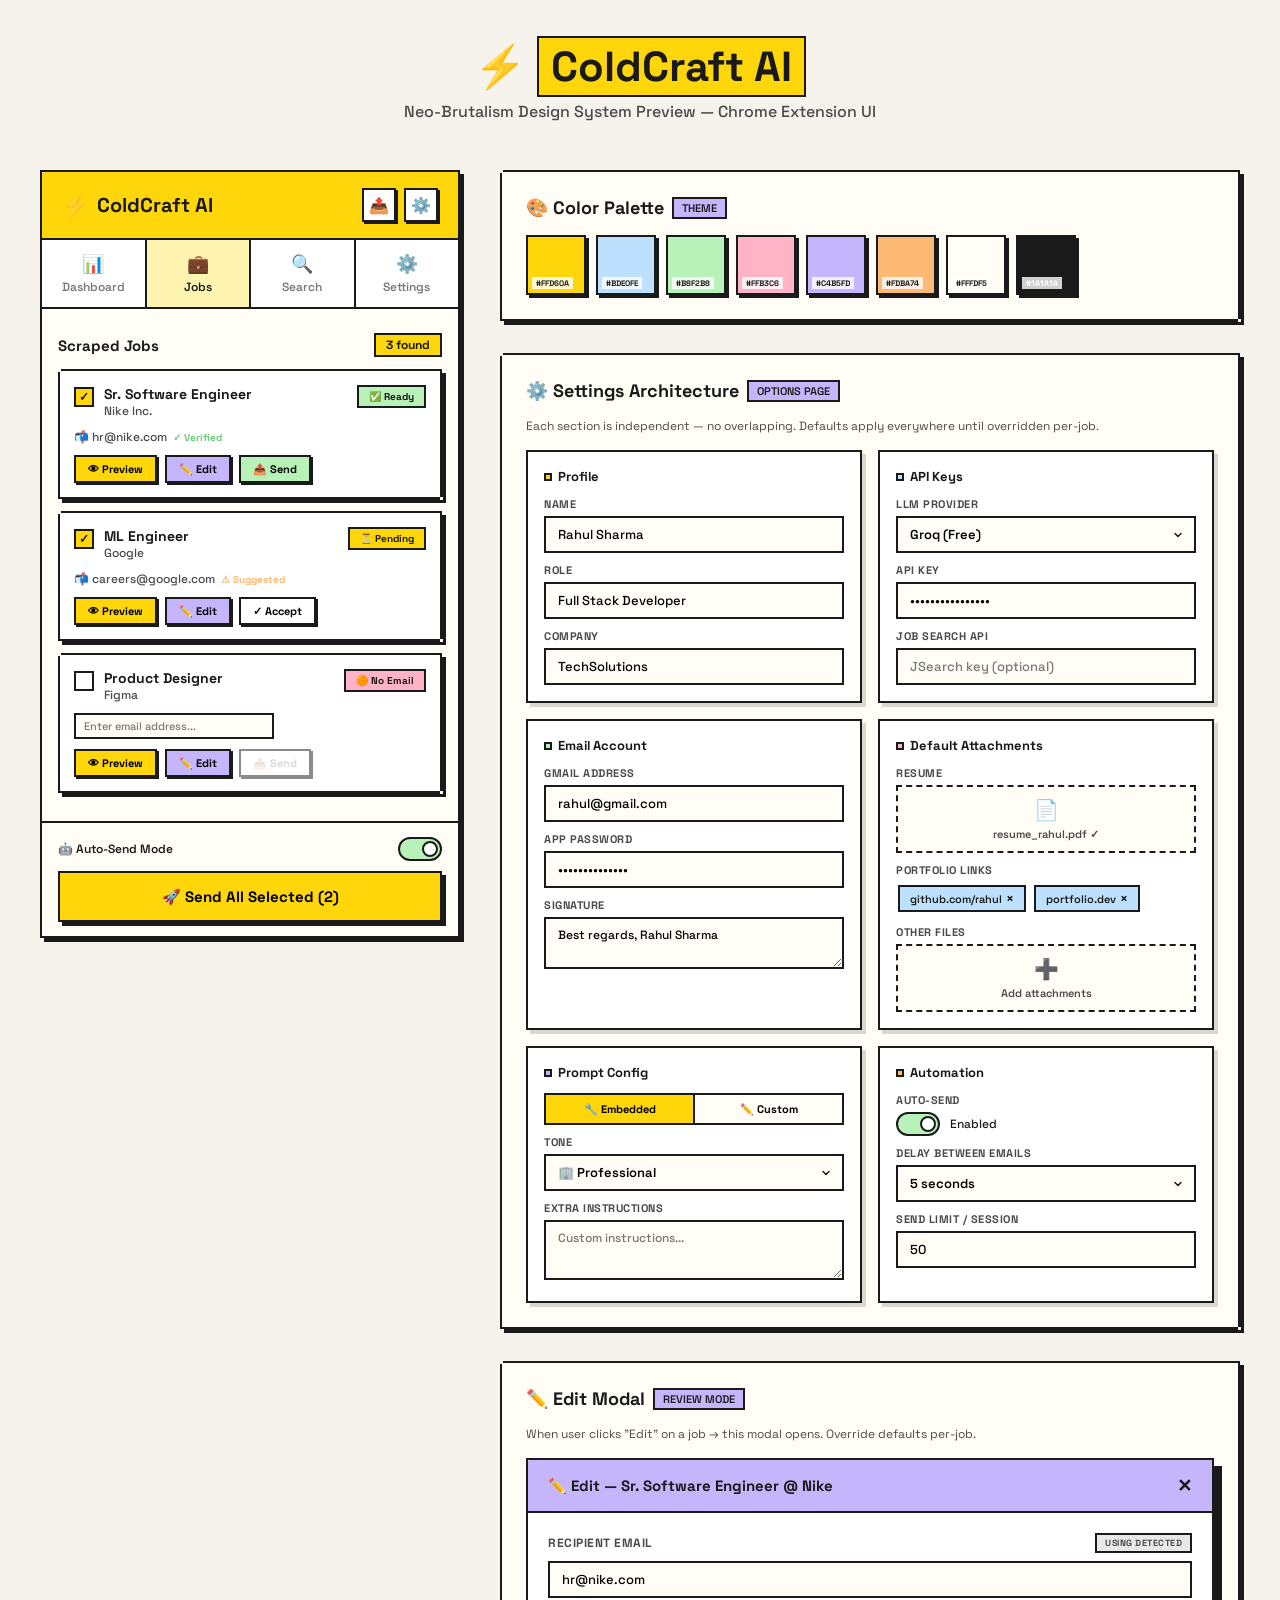
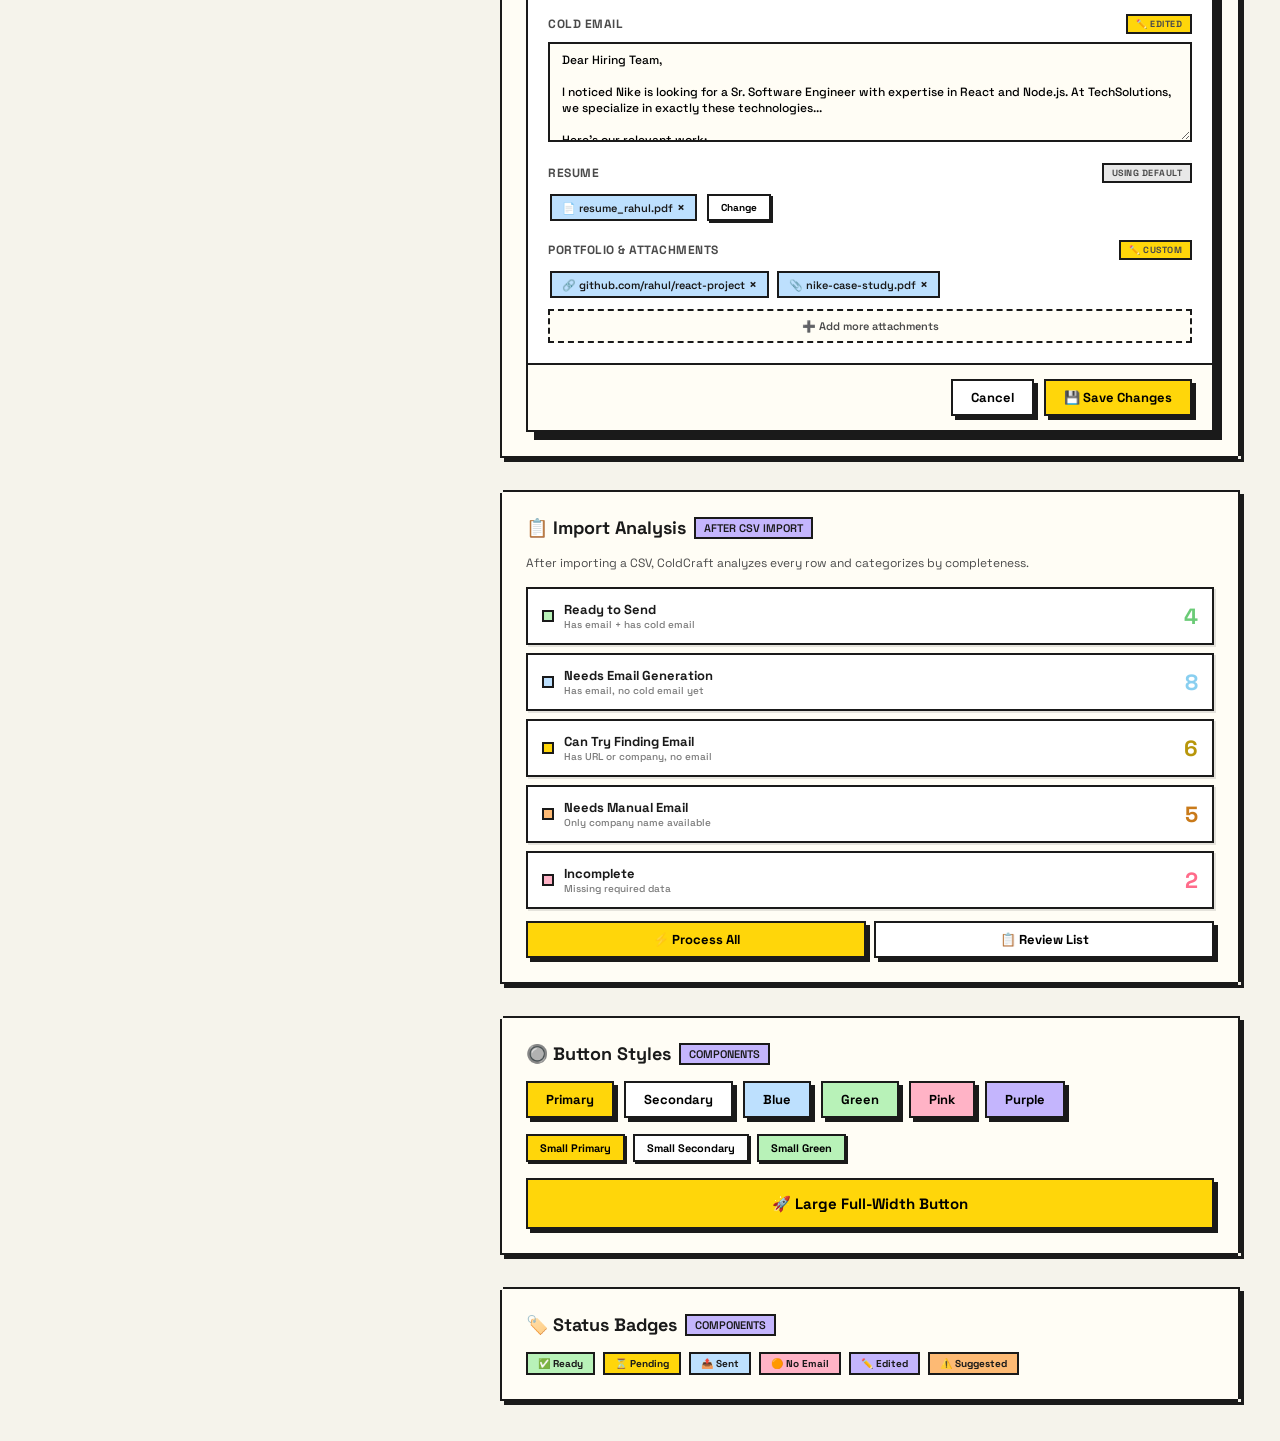
<file: design-preview/index.html>
<!DOCTYPE html>
<html lang="en">

<head>
    <meta charset="UTF-8">
    <meta name="viewport" content="width=device-width, initial-scale=1.0">
    <title>ColdCraft AI — Design Preview</title>
    <link href="https://fonts.googleapis.com/css2?family=Space+Grotesk:wght@400;500;600;700&display=swap"
        rel="stylesheet">
    <style>
        /* ============================================
           COLDCRAFT AI — NEO-BRUTALISM DESIGN SYSTEM
           ============================================ */

        :root {
            /* Backgrounds */
            --bg-primary: #FFFDF5;
            --bg-card: #FFFFFF;
            --bg-page: #F5F3EB;

            /* Accent Colors */
            --accent-yellow: #FFD60A;
            --accent-yellow-light: #FFF3B0;
            --accent-blue: #BDE0FE;
            --accent-blue-dark: #89CFF0;
            --accent-green: #B8F2B8;
            --accent-green-dark: #6BCB77;
            --accent-pink: #FFB3C6;
            --accent-pink-dark: #FF6B8A;
            --accent-purple: #C4B5FD;
            --accent-purple-dark: #8B5CF6;
            --accent-orange: #FDBA74;

            /* Text */
            --text-primary: #1a1a1a;
            --text-secondary: #4a4a4a;
            --text-muted: #7a7a7a;
            --text-white: #FFFFFF;

            /* Borders & Shadows */
            --border-color: #1a1a1a;
            --border-width: 2.5px;
            --shadow: 4px 4px 0px #1a1a1a;
            --shadow-hover: 6px 6px 0px #1a1a1a;
            --shadow-active: 2px 2px 0px #1a1a1a;
            --shadow-soft: 4px 4px 0px rgba(0, 0, 0, 0.15);

            /* Layout */
            --radius: 0px;
            --radius-sm: 0px;
            --radius-pill: 0px;
            --panel-width: 420px;

            /* Pixel Corner Notch */
            --notch: 3px;

            /* Font */
            --font: 'Space Grotesk', sans-serif;

            /* Transitions */
            --transition: all 0.15s ease;
        }

        * {
            margin: 0;
            padding: 0;
            box-sizing: border-box;
        }

        body {
            font-family: var(--font);
            background: var(--bg-page);
            color: var(--text-primary);
            padding: 40px;
            min-height: 100vh;
        }

        /* ============ PAGE LAYOUT ============ */
        .page-header {
            text-align: center;
            margin-bottom: 48px;
        }

        .page-header h1 {
            font-size: 42px;
            font-weight: 700;
            margin-bottom: 8px;
        }

        .page-header h1 span {
            background: var(--accent-yellow);
            padding: 2px 12px;
            border: var(--border-width) solid var(--border-color);
            border-radius: 0;
        }

        .page-header p {
            color: var(--text-secondary);
            font-size: 16px;
            font-weight: 500;
        }

        .preview-grid {
            display: grid;
            grid-template-columns: var(--panel-width) 1fr;
            gap: 40px;
            max-width: 1200px;
            margin: 0 auto;
        }

        .section-title {
            font-size: 18px;
            font-weight: 700;
            margin-bottom: 16px;
            display: flex;
            align-items: center;
            gap: 8px;
        }

        .section-title .badge {
            font-size: 11px;
            background: var(--accent-purple);
            padding: 2px 8px;
            border-radius: var(--radius-pill);
            border: 2px solid var(--border-color);
            font-weight: 600;
        }

        /* ============ SIDE PANEL PREVIEW ============ */
        .panel-container {
            position: sticky;
            top: 20px;
        }

        .side-panel {
            width: var(--panel-width);
            background: var(--bg-primary);
            border: var(--border-width) solid var(--border-color);
            border-radius: var(--radius);
            box-shadow: var(--shadow);
            overflow: hidden;
        }

        /* Panel Header */
        .panel-header {
            padding: 16px 20px;
            display: flex;
            align-items: center;
            justify-content: space-between;
            border-bottom: var(--border-width) solid var(--border-color);
            background: var(--accent-yellow);
        }

        .panel-logo {
            font-size: 20px;
            font-weight: 700;
            display: flex;
            align-items: center;
            gap: 8px;
        }

        .panel-logo .icon {
            font-size: 22px;
        }

        .header-actions {
            display: flex;
            gap: 8px;
        }

        .icon-btn {
            width: 34px;
            height: 34px;
            border: var(--border-width) solid var(--border-color);
            border-radius: var(--radius-sm);
            background: var(--bg-card);
            display: flex;
            align-items: center;
            justify-content: center;
            cursor: pointer;
            font-size: 16px;
            transition: var(--transition);
            box-shadow: 2px 2px 0px #1a1a1a;
        }

        .icon-btn:hover {
            box-shadow: 3px 3px 0px #1a1a1a;
            transform: translate(-1px, -1px);
        }

        .icon-btn:active {
            box-shadow: 1px 1px 0px #1a1a1a;
            transform: translate(1px, 1px);
        }

        /* Tab Navigation */
        .tab-nav {
            display: flex;
            border-bottom: var(--border-width) solid var(--border-color);
            background: var(--bg-card);
        }

        .tab-btn {
            flex: 1;
            padding: 12px 8px;
            font-family: var(--font);
            font-size: 12px;
            font-weight: 600;
            border: none;
            background: transparent;
            cursor: pointer;
            transition: var(--transition);
            color: var(--text-muted);
            border-right: var(--border-width) solid var(--border-color);
            display: flex;
            flex-direction: column;
            align-items: center;
            gap: 4px;
        }

        .tab-btn:last-child {
            border-right: none;
        }

        .tab-btn.active {
            background: var(--accent-yellow-light);
            color: var(--text-primary);
        }

        .tab-btn:hover:not(.active) {
            background: #f5f5f0;
        }

        .tab-icon {
            font-size: 18px;
        }

        /* Panel Content */
        .panel-content {
            padding: 16px;
            max-height: 600px;
            overflow-y: auto;
        }

        .panel-content::-webkit-scrollbar {
            width: 6px;
        }

        .panel-content::-webkit-scrollbar-track {
            background: transparent;
        }

        .panel-content::-webkit-scrollbar-thumb {
            background: #ccc;
            border-radius: 0;
        }

        /* ============ PIXEL CORNER NOTCH ============ 
           Adds a stepped pixel-art corner cut on elements.
           Uses pseudo-elements to cut small squares from corners. */
        .pixel-corners {
            position: relative;
        }

        .pixel-corners::before,
        .pixel-corners::after {
            content: '';
            position: absolute;
            width: var(--notch);
            height: var(--notch);
            background: var(--bg-page);
            z-index: 2;
        }

        /* Top-left notch */
        .pixel-corners::before {
            top: calc(-1 * var(--border-width));
            left: calc(-1 * var(--border-width));
        }

        /* Bottom-right notch (on the shadow side) */
        .pixel-corners::after {
            bottom: calc(-1 * var(--border-width));
            right: calc(-1 * var(--border-width));
        }

        /* 4-corner variant: uses an extra wrapper's pseudo-elements */
        .pixel-corners-all::before {
            content: '';
            position: absolute;
            top: calc(-1 * var(--border-width));
            right: calc(-1 * var(--border-width));
            width: var(--notch);
            height: var(--notch);
            background: var(--bg-page);
            z-index: 2;
        }

        .pixel-corners-all::after {
            content: '';
            position: absolute;
            bottom: calc(-1 * var(--border-width));
            left: calc(-1 * var(--border-width));
            width: var(--notch);
            height: var(--notch);
            background: var(--bg-page);
            z-index: 2;
        }

        /* Card-level pixel corners (cards sit on --bg-primary) */
        .pixel-card {
            position: relative;
        }

        .pixel-card::before {
            content: '';
            position: absolute;
            top: calc(-1 * var(--border-width));
            left: calc(-1 * var(--border-width));
            width: var(--notch);
            height: var(--notch);
            background: var(--bg-primary);
            z-index: 2;
        }

        .pixel-card::after {
            content: '';
            position: absolute;
            bottom: calc(-1 * var(--border-width));
            right: calc(-1 * var(--border-width));
            width: var(--notch);
            height: var(--notch);
            background: var(--bg-primary);
            z-index: 2;
        }

        /* ============ MODE CARDS ============ */
        .mode-card {
            padding: 14px 16px;
            border: var(--border-width) solid var(--border-color);
            border-radius: var(--radius);
            box-shadow: var(--shadow);
            margin-bottom: 12px;
            cursor: pointer;
            transition: var(--transition);
            display: flex;
            align-items: center;
            gap: 12px;
        }

        .mode-card:hover {
            box-shadow: var(--shadow-hover);
            transform: translate(-2px, -2px);
        }

        .mode-card:active {
            box-shadow: var(--shadow-active);
            transform: translate(1px, 1px);
        }

        .mode-card.yellow {
            background: var(--accent-yellow);
        }

        .mode-card.blue {
            background: var(--accent-blue);
        }

        .mode-card.green {
            background: var(--accent-green);
        }

        .mode-card.pink {
            background: var(--accent-pink);
        }

        .mode-card.purple {
            background: var(--accent-purple);
        }

        .mode-icon {
            font-size: 24px;
            width: 40px;
            height: 40px;
            display: flex;
            align-items: center;
            justify-content: center;
            background: var(--bg-card);
            border: var(--border-width) solid var(--border-color);
            border-radius: var(--radius-sm);
            flex-shrink: 0;
        }

        .mode-info h3 {
            font-size: 14px;
            font-weight: 700;
            margin-bottom: 2px;
        }

        .mode-info p {
            font-size: 11px;
            color: var(--text-secondary);
            font-weight: 500;
        }

        .mode-arrow {
            margin-left: auto;
            font-size: 18px;
            font-weight: 700;
        }

        /* ============ JOB CARDS ============ */
        .jobs-header {
            display: flex;
            align-items: center;
            justify-content: space-between;
            margin-bottom: 12px;
            margin-top: 8px;
        }

        .jobs-header h3 {
            font-size: 15px;
            font-weight: 700;
        }

        .jobs-count {
            font-size: 12px;
            background: var(--accent-yellow);
            padding: 2px 10px;
            border-radius: var(--radius-pill);
            border: 2px solid var(--border-color);
            font-weight: 700;
        }

        .job-card {
            background: var(--bg-card);
            border: var(--border-width) solid var(--border-color);
            border-radius: var(--radius);
            box-shadow: var(--shadow);
            padding: 14px;
            margin-bottom: 12px;
            transition: var(--transition);
        }

        .job-card:hover {
            box-shadow: var(--shadow-hover);
            transform: translate(-1px, -1px);
        }

        .job-card-header {
            display: flex;
            align-items: flex-start;
            justify-content: space-between;
            margin-bottom: 10px;
        }

        .job-card-header .checkbox {
            width: 20px;
            height: 20px;
            border: var(--border-width) solid var(--border-color);
            border-radius: 0;
            background: var(--accent-yellow);
            display: flex;
            align-items: center;
            justify-content: center;
            font-size: 12px;
            font-weight: 700;
            cursor: pointer;
            flex-shrink: 0;
            margin-right: 10px;
            margin-top: 2px;
        }

        .job-title {
            font-size: 14px;
            font-weight: 700;
        }

        .job-company {
            font-size: 12px;
            color: var(--text-secondary);
            font-weight: 500;
        }

        .status-badge {
            font-size: 10px;
            font-weight: 700;
            padding: 3px 10px;
            border-radius: var(--radius-pill);
            border: 2px solid var(--border-color);
            white-space: nowrap;
        }

        .status-badge.ready {
            background: var(--accent-green);
        }

        .status-badge.pending {
            background: var(--accent-yellow);
        }

        .status-badge.sent {
            background: var(--accent-blue);
        }

        .status-badge.error {
            background: var(--accent-pink);
        }

        .job-email {
            display: flex;
            align-items: center;
            gap: 6px;
            font-size: 12px;
            color: var(--text-secondary);
            margin-bottom: 10px;
            font-weight: 500;
        }

        .job-email .verified {
            color: var(--accent-green-dark);
            font-weight: 700;
            font-size: 10px;
        }

        .job-email .suggested {
            color: var(--accent-orange);
            font-weight: 700;
            font-size: 10px;
        }

        .job-actions {
            display: flex;
            gap: 8px;
        }

        /* ============ BUTTONS ============ */
        .btn {
            font-family: var(--font);
            font-weight: 700;
            border: var(--border-width) solid var(--border-color);
            border-radius: var(--radius-sm);
            cursor: pointer;
            transition: var(--transition);
            display: inline-flex;
            align-items: center;
            gap: 6px;
        }

        .btn-sm {
            font-size: 11px;
            padding: 5px 12px;
            box-shadow: 2px 2px 0px #1a1a1a;
        }

        .btn-sm:hover {
            box-shadow: 3px 3px 0px #1a1a1a;
            transform: translate(-1px, -1px);
        }

        .btn-sm:active {
            box-shadow: 1px 1px 0px #1a1a1a;
            transform: translate(1px, 1px);
        }

        .btn-md {
            font-size: 13px;
            padding: 8px 18px;
            box-shadow: var(--shadow);
        }

        .btn-md:hover {
            box-shadow: var(--shadow-hover);
            transform: translate(-2px, -2px);
        }

        .btn-lg {
            font-size: 15px;
            padding: 14px 28px;
            box-shadow: var(--shadow);
            width: 100%;
            justify-content: center;
        }

        .btn-lg:hover {
            box-shadow: var(--shadow-hover);
            transform: translate(-2px, -2px);
        }

        .btn-lg:active {
            box-shadow: var(--shadow-active);
            transform: translate(1px, 1px);
        }

        .btn-primary {
            background: var(--accent-yellow);
        }

        .btn-secondary {
            background: var(--bg-card);
        }

        .btn-blue {
            background: var(--accent-blue);
        }

        .btn-green {
            background: var(--accent-green);
        }

        .btn-pink {
            background: var(--accent-pink);
        }

        .btn-purple {
            background: var(--accent-purple);
        }

        /* ============ FLOATING BOTTOM BAR ============ */
        .panel-footer {
            padding: 14px 16px;
            border-top: var(--border-width) solid var(--border-color);
            background: var(--bg-primary);
        }

        .auto-send-row {
            display: flex;
            align-items: center;
            justify-content: space-between;
            margin-bottom: 10px;
        }

        .auto-send-label {
            font-size: 12px;
            font-weight: 600;
            display: flex;
            align-items: center;
            gap: 6px;
        }

        /* Toggle Switch — keeps pill shape (functional element) */
        .toggle {
            width: 44px;
            height: 24px;
            background: #ddd;
            border: var(--border-width) solid var(--border-color);
            border-radius: 12px;
            position: relative;
            cursor: pointer;
            transition: var(--transition);
        }

        .toggle.active {
            background: var(--accent-green);
        }

        .toggle-knob {
            width: 16px;
            height: 16px;
            background: var(--bg-card);
            border: 2px solid var(--border-color);
            border-radius: 50%;
            position: absolute;
            top: 2px;
            left: 3px;
            transition: var(--transition);
        }

        .toggle.active .toggle-knob {
            left: 22px;
        }

        /* ============ RIGHT COLUMN: COMPONENTS ============ */
        .components-column {
            display: flex;
            flex-direction: column;
            gap: 32px;
        }

        .component-section {
            background: var(--bg-primary);
            border: var(--border-width) solid var(--border-color);
            border-radius: var(--radius);
            box-shadow: var(--shadow);
            padding: 24px;
        }

        /* ============ SETTINGS PREVIEW ============ */
        .settings-grid {
            display: grid;
            grid-template-columns: 1fr 1fr;
            gap: 16px;
        }

        .setting-group {
            background: var(--bg-card);
            border: var(--border-width) solid var(--border-color);
            border-radius: var(--radius);
            padding: 16px;
            box-shadow: var(--shadow-soft);
        }

        .setting-group-title {
            font-size: 13px;
            font-weight: 700;
            margin-bottom: 12px;
            display: flex;
            align-items: center;
            gap: 6px;
        }

        .setting-group-title .dot {
            width: 8px;
            height: 8px;
            border-radius: 0;
            border: 2px solid var(--border-color);
        }

        .dot.yellow {
            background: var(--accent-yellow);
        }

        .dot.blue {
            background: var(--accent-blue);
        }

        .dot.green {
            background: var(--accent-green);
        }

        .dot.pink {
            background: var(--accent-pink);
        }

        .dot.purple {
            background: var(--accent-purple);
        }

        .dot.orange {
            background: var(--accent-orange);
        }

        /* Form Elements */
        .form-field {
            margin-bottom: 10px;
        }

        .form-field:last-child {
            margin-bottom: 0;
        }

        .form-label {
            font-size: 11px;
            font-weight: 700;
            text-transform: uppercase;
            letter-spacing: 0.5px;
            color: var(--text-secondary);
            margin-bottom: 5px;
            display: block;
        }

        .form-input {
            width: 100%;
            padding: 8px 12px;
            font-family: var(--font);
            font-size: 13px;
            font-weight: 500;
            border: var(--border-width) solid var(--border-color);
            border-radius: var(--radius-sm);
            background: var(--bg-primary);
            outline: none;
            transition: var(--transition);
        }

        .form-input:focus {
            box-shadow: 3px 3px 0px var(--accent-yellow);
        }

        .form-input::placeholder {
            color: var(--text-muted);
        }

        .form-select {
            width: 100%;
            padding: 8px 12px;
            font-family: var(--font);
            font-size: 13px;
            font-weight: 600;
            border: var(--border-width) solid var(--border-color);
            border-radius: var(--radius-sm);
            background: var(--bg-primary);
            cursor: pointer;
            outline: none;
            appearance: none;
            background-image: url("data:image/svg+xml,%3Csvg xmlns='http://www.w3.org/2000/svg' width='12' height='12' viewBox='0 0 24 24' fill='none' stroke='%231a1a1a' stroke-width='3' stroke-linecap='round' stroke-linejoin='round'%3E%3Cpath d='M6 9l6 6 6-6'/%3E%3C/svg%3E");
            background-repeat: no-repeat;
            background-position: right 10px center;
        }

        .form-select:focus {
            box-shadow: 3px 3px 0px var(--accent-yellow);
        }

        .form-textarea {
            width: 100%;
            padding: 8px 12px;
            font-family: var(--font);
            font-size: 12px;
            font-weight: 500;
            border: var(--border-width) solid var(--border-color);
            border-radius: var(--radius-sm);
            background: var(--bg-primary);
            outline: none;
            resize: vertical;
            min-height: 60px;
            transition: var(--transition);
        }

        .form-textarea:focus {
            box-shadow: 3px 3px 0px var(--accent-yellow);
        }

        .file-upload {
            padding: 10px;
            border: var(--border-width) dashed var(--border-color);
            border-radius: var(--radius-sm);
            background: var(--bg-primary);
            text-align: center;
            font-size: 11px;
            font-weight: 600;
            color: var(--text-secondary);
            cursor: pointer;
            transition: var(--transition);
        }

        .file-upload:hover {
            background: var(--accent-yellow-light);
        }

        .file-upload .upload-icon {
            font-size: 20px;
            display: block;
            margin-bottom: 4px;
        }

        .file-chip {
            display: inline-flex;
            align-items: center;
            gap: 4px;
            padding: 3px 10px;
            background: var(--accent-blue);
            border: 2px solid var(--border-color);
            border-radius: 0;
            font-size: 11px;
            font-weight: 600;
            margin: 3px 2px;
        }

        .file-chip .remove {
            cursor: pointer;
            font-weight: 700;
            font-size: 13px;
        }

        /* ============ EDIT MODAL ============ */
        .modal-preview {
            background: var(--bg-card);
            border: var(--border-width) solid var(--border-color);
            border-radius: var(--radius);
            box-shadow: 8px 8px 0px #1a1a1a;
            overflow: hidden;
        }

        .modal-header {
            padding: 14px 20px;
            display: flex;
            align-items: center;
            justify-content: space-between;
            border-bottom: var(--border-width) solid var(--border-color);
            background: var(--accent-purple);
        }

        .modal-header h3 {
            font-size: 15px;
            font-weight: 700;
        }

        .modal-body {
            padding: 20px;
        }

        .modal-section {
            margin-bottom: 16px;
        }

        .modal-section:last-child {
            margin-bottom: 0;
        }

        .modal-section-title {
            font-size: 12px;
            font-weight: 700;
            text-transform: uppercase;
            letter-spacing: 0.5px;
            color: var(--text-secondary);
            margin-bottom: 8px;
            display: flex;
            align-items: center;
            justify-content: space-between;
        }

        .override-badge {
            font-size: 9px;
            padding: 2px 8px;
            border-radius: var(--radius-pill);
            border: 2px solid var(--border-color);
            font-weight: 700;
        }

        .override-badge.default {
            background: #e8e8e8;
        }

        .override-badge.custom {
            background: var(--accent-yellow);
        }

        .modal-footer {
            padding: 14px 20px;
            display: flex;
            gap: 10px;
            justify-content: flex-end;
            border-top: var(--border-width) solid var(--border-color);
            background: var(--bg-primary);
        }

        /* ============ IMPORT ANALYSIS ============ */
        .analysis-card {
            background: var(--bg-card);
            border: var(--border-width) solid var(--border-color);
            border-radius: var(--radius);
            padding: 12px 14px;
            margin-bottom: 8px;
            display: flex;
            align-items: center;
            justify-content: space-between;
            box-shadow: 2px 2px 0px rgba(0, 0, 0, 0.1);
        }

        .analysis-left {
            display: flex;
            align-items: center;
            gap: 10px;
        }

        .analysis-dot {
            width: 12px;
            height: 12px;
            border-radius: 0;
            border: 2px solid var(--border-color);
            flex-shrink: 0;
        }

        .analysis-info h4 {
            font-size: 13px;
            font-weight: 700;
        }

        .analysis-info p {
            font-size: 10px;
            color: var(--text-muted);
            font-weight: 500;
        }

        .analysis-count {
            font-size: 22px;
            font-weight: 700;
        }

        /* ============ COLOR PALETTE ============ */
        .palette {
            display: flex;
            gap: 10px;
            flex-wrap: wrap;
        }

        .swatch {
            width: 60px;
            height: 60px;
            border: var(--border-width) solid var(--border-color);
            border-radius: var(--radius-sm);
            box-shadow: 3px 3px 0px #1a1a1a;
            display: flex;
            align-items: flex-end;
            padding: 4px;
        }

        .swatch span {
            font-size: 8px;
            font-weight: 700;
            color: var(--text-primary);
            background: rgba(255, 255, 255, 0.8);
            padding: 1px 4px;
            border-radius: 0;
        }

        /* ============ RESPONSIVE ============ */
        @media (max-width: 900px) {
            .preview-grid {
                grid-template-columns: 1fr;
            }

            .panel-container {
                position: static;
                display: flex;
                justify-content: center;
            }

            .settings-grid {
                grid-template-columns: 1fr;
            }
        }

        /* ============ ANIMATIONS ============ */
        @keyframes fadeInUp {
            from {
                opacity: 0;
                transform: translateY(10px);
            }

            to {
                opacity: 1;
                transform: translateY(0);
            }
        }

        .job-card,
        .mode-card,
        .setting-group,
        .analysis-card {
            animation: fadeInUp 0.3s ease forwards;
        }

        .job-card:nth-child(2) {
            animation-delay: 0.05s;
        }

        .job-card:nth-child(3) {
            animation-delay: 0.1s;
        }

        .mode-card:nth-child(2) {
            animation-delay: 0.05s;
        }

        .mode-card:nth-child(3) {
            animation-delay: 0.1s;
        }

        .mode-card:nth-child(4) {
            animation-delay: 0.15s;
        }

        /* ============ DIVIDER ============ */
        .divider {
            display: flex;
            align-items: center;
            gap: 10px;
            margin: 12px 0;
            font-size: 11px;
            font-weight: 600;
            color: var(--text-muted);
        }

        .divider::before,
        .divider::after {
            content: '';
            flex: 1;
            height: 2px;
            background: var(--border-color);
            opacity: 0.15;
        }

        /* Prompt toggle */
        .prompt-toggle {
            display: flex;
            border: var(--border-width) solid var(--border-color);
            border-radius: var(--radius-sm);
            overflow: hidden;
            margin-bottom: 10px;
        }

        .prompt-toggle-btn {
            flex: 1;
            padding: 7px 10px;
            font-family: var(--font);
            font-size: 11px;
            font-weight: 700;
            border: none;
            cursor: pointer;
            background: var(--bg-primary);
            transition: var(--transition);
        }

        .prompt-toggle-btn.active {
            background: var(--accent-yellow);
        }

        .prompt-toggle-btn:first-child {
            border-right: var(--border-width) solid var(--border-color);
        }
    </style>
</head>

<body>

    <!-- PAGE HEADER -->
    <div class="page-header">
        <h1>⚡ <span>ColdCraft AI</span></h1>
        <p>Neo-Brutalism Design System Preview — Chrome Extension UI</p>
    </div>

    <div class="preview-grid">

        <!-- ============ LEFT: SIDE PANEL ============ -->
        <div class="panel-container">
            <div class="side-panel pixel-corners">
                <!-- Header -->
                <div class="panel-header">
                    <div class="panel-logo">
                        <span class="icon">⚡</span>
                        ColdCraft AI
                    </div>
                    <div class="header-actions">
                        <div class="icon-btn" title="Export">📤</div>
                        <div class="icon-btn" title="Settings">⚙️</div>
                    </div>
                </div>

                <!-- Tab Navigation -->
                <div class="tab-nav">
                    <button class="tab-btn" onclick="showTab('dashboard', this)">
                        <span class="tab-icon">📊</span>
                        Dashboard
                    </button>
                    <button class="tab-btn active" onclick="showTab('jobs', this)">
                        <span class="tab-icon">💼</span>
                        Jobs
                    </button>
                    <button class="tab-btn" onclick="showTab('search', this)">
                        <span class="tab-icon">🔍</span>
                        Search
                    </button>
                    <button class="tab-btn" onclick="showTab('settings', this)">
                        <span class="tab-icon">⚙️</span>
                        Settings
                    </button>
                </div>

                <!-- Panel Content -->
                <div class="panel-content" id="panel-content">

                    <!-- Dashboard Tab -->
                    <div class="tab-content" id="tab-dashboard" style="display:none;">
                        <div style="margin-bottom: 16px;">
                            <h3 style="font-size:15px; font-weight:700; margin-bottom:4px;">👋 Hey, Rahul!</h3>
                            <p style="font-size:12px; color:var(--text-secondary);">Ready to craft some emails?</p>
                        </div>

                        <!-- Quick Stats -->
                        <div style="display:grid; grid-template-columns:1fr 1fr 1fr; gap:8px; margin-bottom:16px;">
                            <div
                                style="background:var(--accent-green); border:var(--border-width) solid var(--border-color); border-radius:var(--radius-sm); padding:10px; text-align:center; box-shadow:2px 2px 0 #1a1a1a;">
                                <div style="font-size:22px; font-weight:700;">12</div>
                                <div style="font-size:9px; font-weight:600;">SENT</div>
                            </div>
                            <div
                                style="background:var(--accent-yellow); border:var(--border-width) solid var(--border-color); border-radius:var(--radius-sm); padding:10px; text-align:center; box-shadow:2px 2px 0 #1a1a1a;">
                                <div style="font-size:22px; font-weight:700;">5</div>
                                <div style="font-size:9px; font-weight:600;">PENDING</div>
                            </div>
                            <div
                                style="background:var(--accent-blue); border:var(--border-width) solid var(--border-color); border-radius:var(--radius-sm); padding:10px; text-align:center; box-shadow:2px 2px 0 #1a1a1a;">
                                <div style="font-size:22px; font-weight:700;">24</div>
                                <div style="font-size:9px; font-weight:600;">TOTAL</div>
                            </div>
                        </div>

                        <!-- Input Modes -->
                        <div class="mode-card yellow pixel-card"
                            onclick="showTab('jobs', document.querySelectorAll('.tab-btn')[1])">
                            <div class="mode-icon">🌐</div>
                            <div class="mode-info">
                                <h3>Extract This Page</h3>
                                <p>Scrape jobs from active tab</p>
                            </div>
                            <span class="mode-arrow">→</span>
                        </div>

                        <div class="mode-card blue pixel-card">
                            <div class="mode-icon">🔗</div>
                            <div class="mode-info">
                                <h3>Paste URL(s)</h3>
                                <p>Enter career page links</p>
                            </div>
                            <span class="mode-arrow">→</span>
                        </div>

                        <div class="mode-card green pixel-card"
                            onclick="showTab('search', document.querySelectorAll('.tab-btn')[2])">
                            <div class="mode-icon">🔍</div>
                            <div class="mode-info">
                                <h3>Search Jobs</h3>
                                <p>Find jobs by keyword</p>
                            </div>
                            <span class="mode-arrow">→</span>
                        </div>

                        <div class="divider">or bring your own</div>

                        <div class="mode-card pink pixel-card">
                            <div class="mode-icon">📋</div>
                            <div class="mode-info">
                                <h3>Import List</h3>
                                <p>Upload CSV contacts</p>
                            </div>
                            <span class="mode-arrow">→</span>
                        </div>

                        <div class="mode-card purple pixel-card">
                            <div class="mode-icon">📄</div>
                            <div class="mode-info">
                                <h3>Download Template</h3>
                                <p>Get CSV template to fill</p>
                            </div>
                            <span class="mode-arrow">↓</span>
                        </div>
                    </div>

                    <!-- Jobs Tab -->
                    <div class="tab-content" id="tab-jobs">
                        <div class="jobs-header">
                            <h3>Scraped Jobs</h3>
                            <span class="jobs-count">3 found</span>
                        </div>

                        <!-- Job 1 -->
                        <div class="job-card pixel-card">
                            <div class="job-card-header">
                                <div style="display:flex; align-items:flex-start;">
                                    <div class="checkbox">✓</div>
                                    <div>
                                        <div class="job-title">Sr. Software Engineer</div>
                                        <div class="job-company">Nike Inc.</div>
                                    </div>
                                </div>
                                <span class="status-badge ready">✅ Ready</span>
                            </div>
                            <div class="job-email">
                                📬 hr@nike.com <span class="verified">✓ Verified</span>
                            </div>
                            <div class="job-actions">
                                <button class="btn btn-sm btn-primary">👁 Preview</button>
                                <button class="btn btn-sm btn-purple">✏️ Edit</button>
                                <button class="btn btn-sm btn-green">📤 Send</button>
                            </div>
                        </div>

                        <!-- Job 2 -->
                        <div class="job-card pixel-card">
                            <div class="job-card-header">
                                <div style="display:flex; align-items:flex-start;">
                                    <div class="checkbox">✓</div>
                                    <div>
                                        <div class="job-title">ML Engineer</div>
                                        <div class="job-company">Google</div>
                                    </div>
                                </div>
                                <span class="status-badge pending">⏳ Pending</span>
                            </div>
                            <div class="job-email">
                                📬 careers@google.com <span class="suggested">⚠ Suggested</span>
                            </div>
                            <div class="job-actions">
                                <button class="btn btn-sm btn-primary">👁 Preview</button>
                                <button class="btn btn-sm btn-purple">✏️ Edit</button>
                                <button class="btn btn-sm btn-secondary">✓ Accept</button>
                            </div>
                        </div>

                        <!-- Job 3 -->
                        <div class="job-card pixel-card">
                            <div class="job-card-header">
                                <div style="display:flex; align-items:flex-start;">
                                    <div class="checkbox" style="background:var(--bg-card);">&nbsp;</div>
                                    <div>
                                        <div class="job-title">Product Designer</div>
                                        <div class="job-company">Figma</div>
                                    </div>
                                </div>
                                <span class="status-badge error">🟠 No Email</span>
                            </div>
                            <div class="job-email">
                                <input class="form-input" style="padding:4px 8px; font-size:11px; width: 200px;"
                                    placeholder="Enter email address...">
                            </div>
                            <div class="job-actions">
                                <button class="btn btn-sm btn-primary">👁 Preview</button>
                                <button class="btn btn-sm btn-purple">✏️ Edit</button>
                                <button class="btn btn-sm btn-secondary" disabled style="opacity:0.5;">📤 Send</button>
                            </div>
                        </div>
                    </div>

                    <!-- Search Tab -->
                    <div class="tab-content" id="tab-search" style="display:none;">
                        <div style="margin-bottom:12px;">
                            <div class="form-label">SEARCH JOBS</div>
                            <div style="display:flex; gap:8px;">
                                <input class="form-input" placeholder="React Developer in Mumbai..." style="flex:1;">
                                <button class="btn btn-sm btn-primary" style="padding:8px 14px;">🔍</button>
                            </div>
                        </div>
                        <div style="margin-bottom:12px;">
                            <div class="form-label">API SOURCE</div>
                            <select class="form-select">
                                <option>JSearch (LinkedIn/Indeed)</option>
                                <option>Adzuna</option>
                                <option>The Muse</option>
                                <option>RemoteOK</option>
                            </select>
                        </div>
                        <div class="divider">results</div>
                        <div class="job-card pixel-card">
                            <div class="job-title">React Developer</div>
                            <div class="job-company">TCS — Mumbai, India</div>
                            <div style="font-size:10px; color:var(--text-muted); margin:6px 0;">Posted 2 days ago</div>
                            <button class="btn btn-sm btn-primary" style="width:100%; justify-content:center;">⚡ Scrape
                                & Generate</button>
                        </div>
                        <div class="job-card pixel-card">
                            <div class="job-title">Frontend Engineer</div>
                            <div class="job-company">Razorpay — Bangalore, India</div>
                            <div style="font-size:10px; color:var(--text-muted); margin:6px 0;">Posted 5 days ago</div>
                            <button class="btn btn-sm btn-primary" style="width:100%; justify-content:center;">⚡ Scrape
                                & Generate</button>
                        </div>
                    </div>

                    <!-- Quick Settings Tab -->
                    <div class="tab-content" id="tab-settings" style="display:none;">
                        <div class="form-field">
                            <div class="form-label">YOUR NAME</div>
                            <input class="form-input" value="Rahul Sharma" />
                        </div>
                        <div class="form-field">
                            <div class="form-label">COMPANY</div>
                            <input class="form-input" value="TechSolutions Pvt. Ltd." />
                        </div>
                        <div class="form-field">
                            <div class="form-label">TONE</div>
                            <select class="form-select">
                                <option>🏢 Professional</option>
                                <option>😊 Friendly</option>
                                <option>💪 Bold</option>
                                <option>✂️ Concise</option>
                            </select>
                        </div>
                        <div class="form-field">
                            <div class="form-label">CUSTOM INSTRUCTIONS</div>
                            <textarea class="form-textarea"
                                placeholder="e.g. Always mention my AWS certification..."></textarea>
                        </div>

                        <div style="margin-top:12px;">
                            <button class="btn btn-md btn-primary" style="width:100%; justify-content:center;">
                                Open Full Settings →
                            </button>
                        </div>
                    </div>
                </div>

                <!-- Footer -->
                <div class="panel-footer">
                    <div class="auto-send-row">
                        <span class="auto-send-label">🤖 Auto-Send Mode</span>
                        <div class="toggle active" onclick="this.classList.toggle('active')">
                            <div class="toggle-knob"></div>
                        </div>
                    </div>
                    <button class="btn btn-lg btn-primary">
                        🚀 Send All Selected (2)
                    </button>
                </div>
            </div>
        </div>

        <!-- ============ RIGHT: COMPONENTS ============ -->
        <div class="components-column">

            <!-- COLOR PALETTE -->
            <div class="component-section pixel-corners">
                <div class="section-title">🎨 Color Palette <span class="badge">THEME</span></div>
                <div class="palette">
                    <div class="swatch" style="background:var(--accent-yellow);"><span>#FFD60A</span></div>
                    <div class="swatch" style="background:var(--accent-blue);"><span>#BDE0FE</span></div>
                    <div class="swatch" style="background:var(--accent-green);"><span>#B8F2B8</span></div>
                    <div class="swatch" style="background:var(--accent-pink);"><span>#FFB3C6</span></div>
                    <div class="swatch" style="background:var(--accent-purple);"><span>#C4B5FD</span></div>
                    <div class="swatch" style="background:var(--accent-orange);"><span>#FDBA74</span></div>
                    <div class="swatch" style="background:var(--bg-primary);"><span>#FFFDF5</span></div>
                    <div class="swatch" style="background:var(--text-primary);"><span style="color:#fff;">#1A1A1A</span>
                    </div>
                </div>
            </div>

            <!-- SETTINGS ARCHITECTURE -->
            <div class="component-section pixel-corners">
                <div class="section-title">⚙️ Settings Architecture <span class="badge">OPTIONS PAGE</span></div>
                <p style="font-size:12px; color:var(--text-secondary); margin-bottom:16px;">
                    Each section is independent — no overlapping. Defaults apply everywhere until overridden per-job.
                </p>
                <div class="settings-grid">
                    <div class="setting-group">
                        <div class="setting-group-title"><span class="dot yellow"></span> Profile</div>
                        <div class="form-field">
                            <div class="form-label">NAME</div>
                            <input class="form-input" value="Rahul Sharma" />
                        </div>
                        <div class="form-field">
                            <div class="form-label">ROLE</div>
                            <input class="form-input" value="Full Stack Developer" />
                        </div>
                        <div class="form-field">
                            <div class="form-label">COMPANY</div>
                            <input class="form-input" value="TechSolutions" />
                        </div>
                    </div>

                    <div class="setting-group">
                        <div class="setting-group-title"><span class="dot blue"></span> API Keys</div>
                        <div class="form-field">
                            <div class="form-label">LLM PROVIDER</div>
                            <select class="form-select">
                                <option>Groq (Free)</option>
                                <option>OpenAI</option>
                                <option>Google Gemini</option>
                            </select>
                        </div>
                        <div class="form-field">
                            <div class="form-label">API KEY</div>
                            <input class="form-input" type="password" value="gsk_xxxxxxxxxxxx" />
                        </div>
                        <div class="form-field">
                            <div class="form-label">JOB SEARCH API</div>
                            <input class="form-input" placeholder="JSearch key (optional)" />
                        </div>
                    </div>

                    <div class="setting-group">
                        <div class="setting-group-title"><span class="dot green"></span> Email Account</div>
                        <div class="form-field">
                            <div class="form-label">GMAIL ADDRESS</div>
                            <input class="form-input" value="rahul@gmail.com" />
                        </div>
                        <div class="form-field">
                            <div class="form-label">APP PASSWORD</div>
                            <input class="form-input" type="password" value="xxxx xxxx xxxx" />
                        </div>
                        <div class="form-field">
                            <div class="form-label">SIGNATURE</div>
                            <textarea class="form-textarea"
                                style="min-height:40px;">Best regards, Rahul Sharma</textarea>
                        </div>
                    </div>

                    <div class="setting-group">
                        <div class="setting-group-title"><span class="dot pink"></span> Default Attachments</div>
                        <div class="form-field">
                            <div class="form-label">RESUME</div>
                            <div class="file-upload">
                                <span class="upload-icon">📄</span>
                                resume_rahul.pdf ✓
                            </div>
                        </div>
                        <div class="form-field">
                            <div class="form-label">PORTFOLIO LINKS</div>
                            <div>
                                <span class="file-chip">github.com/rahul <span class="remove">×</span></span>
                                <span class="file-chip">portfolio.dev <span class="remove">×</span></span>
                            </div>
                        </div>
                        <div class="form-field">
                            <div class="form-label">OTHER FILES</div>
                            <div class="file-upload">
                                <span class="upload-icon">➕</span>
                                Add attachments
                            </div>
                        </div>
                    </div>

                    <div class="setting-group">
                        <div class="setting-group-title"><span class="dot purple"></span> Prompt Config</div>
                        <div class="prompt-toggle">
                            <button class="prompt-toggle-btn active">🔧 Embedded</button>
                            <button class="prompt-toggle-btn">✏️ Custom</button>
                        </div>
                        <div class="form-field">
                            <div class="form-label">TONE</div>
                            <select class="form-select">
                                <option>🏢 Professional</option>
                                <option>😊 Friendly</option>
                                <option>💪 Bold</option>
                                <option>✂️ Concise</option>
                            </select>
                        </div>
                        <div class="form-field">
                            <div class="form-label">EXTRA INSTRUCTIONS</div>
                            <textarea class="form-textarea" placeholder="Custom instructions..."></textarea>
                        </div>
                    </div>

                    <div class="setting-group">
                        <div class="setting-group-title"><span class="dot orange"></span> Automation</div>
                        <div class="form-field">
                            <div class="form-label">AUTO-SEND</div>
                            <div style="display:flex;align-items:center;gap:10px;">
                                <div class="toggle active" onclick="this.classList.toggle('active')"
                                    style="flex-shrink:0;">
                                    <div class="toggle-knob"></div>
                                </div>
                                <span style="font-size:12px;font-weight:500;">Enabled</span>
                            </div>
                        </div>
                        <div class="form-field">
                            <div class="form-label">DELAY BETWEEN EMAILS</div>
                            <select class="form-select">
                                <option>5 seconds</option>
                                <option>10 seconds</option>
                                <option>30 seconds</option>
                            </select>
                        </div>
                        <div class="form-field">
                            <div class="form-label">SEND LIMIT / SESSION</div>
                            <input class="form-input" value="50" type="number" />
                        </div>
                    </div>
                </div>
            </div>

            <!-- EDIT MODAL (Review Mode) -->
            <div class="component-section pixel-corners">
                <div class="section-title">✏️ Edit Modal <span class="badge">REVIEW MODE</span></div>
                <p style="font-size:12px; color:var(--text-secondary); margin-bottom:16px;">
                    When user clicks "Edit" on a job → this modal opens. Override defaults per-job.
                </p>
                <div class="modal-preview pixel-corners">
                    <div class="modal-header">
                        <h3>✏️ Edit — Sr. Software Engineer @ Nike</h3>
                        <span style="cursor:pointer; font-size:18px; font-weight:700;">✕</span>
                    </div>
                    <div class="modal-body">
                        <div class="modal-section">
                            <div class="modal-section-title">
                                RECIPIENT EMAIL
                                <span class="override-badge default">Using detected</span>
                            </div>
                            <input class="form-input" value="hr@nike.com" />
                        </div>

                        <div class="modal-section">
                            <div class="modal-section-title">
                                COLD EMAIL
                                <span class="override-badge custom">✏️ Edited</span>
                            </div>
                            <textarea class="form-textarea" style="min-height:100px;">Dear Hiring Team,

I noticed Nike is looking for a Sr. Software Engineer with expertise in React and Node.js. At TechSolutions, we specialize in exactly these technologies...

Here's our relevant work:
- https://github.com/rahul/react-project
- https://portfolio.dev/showcase

Would love to discuss how we can help. Available for a call this week.

Best regards,
Rahul Sharma</textarea>
                        </div>

                        <div class="modal-section">
                            <div class="modal-section-title">
                                RESUME
                                <span class="override-badge default">Using default</span>
                            </div>
                            <div style="display:flex;align-items:center;gap:8px;">
                                <span class="file-chip">📄 resume_rahul.pdf <span class="remove">×</span></span>
                                <button class="btn btn-sm btn-secondary" style="font-size:10px;">Change</button>
                            </div>
                        </div>

                        <div class="modal-section">
                            <div class="modal-section-title">
                                PORTFOLIO & ATTACHMENTS
                                <span class="override-badge custom">✏️ Custom</span>
                            </div>
                            <div style="margin-bottom:8px;">
                                <span class="file-chip">🔗 github.com/rahul/react-project <span
                                        class="remove">×</span></span>
                                <span class="file-chip">📎 nike-case-study.pdf <span class="remove">×</span></span>
                            </div>
                            <div class="file-upload" style="padding:8px;">
                                <span>➕ Add more attachments</span>
                            </div>
                        </div>
                    </div>
                    <div class="modal-footer">
                        <button class="btn btn-md btn-secondary">Cancel</button>
                        <button class="btn btn-md btn-primary">💾 Save Changes</button>
                    </div>
                </div>
            </div>

            <!-- IMPORT ANALYSIS -->
            <div class="component-section pixel-corners">
                <div class="section-title">📋 Import Analysis <span class="badge">AFTER CSV IMPORT</span></div>
                <p style="font-size:12px; color:var(--text-secondary); margin-bottom:16px;">
                    After importing a CSV, ColdCraft analyzes every row and categorizes by completeness.
                </p>
                <div class="analysis-card">
                    <div class="analysis-left">
                        <div class="analysis-dot" style="background:var(--accent-green);"></div>
                        <div class="analysis-info">
                            <h4>Ready to Send</h4>
                            <p>Has email + has cold email</p>
                        </div>
                    </div>
                    <div class="analysis-count" style="color:var(--accent-green-dark);">4</div>
                </div>
                <div class="analysis-card">
                    <div class="analysis-left">
                        <div class="analysis-dot" style="background:var(--accent-blue);"></div>
                        <div class="analysis-info">
                            <h4>Needs Email Generation</h4>
                            <p>Has email, no cold email yet</p>
                        </div>
                    </div>
                    <div class="analysis-count" style="color:var(--accent-blue-dark);">8</div>
                </div>
                <div class="analysis-card">
                    <div class="analysis-left">
                        <div class="analysis-dot" style="background:var(--accent-yellow);"></div>
                        <div class="analysis-info">
                            <h4>Can Try Finding Email</h4>
                            <p>Has URL or company, no email</p>
                        </div>
                    </div>
                    <div class="analysis-count" style="color:#b8960a;">6</div>
                </div>
                <div class="analysis-card">
                    <div class="analysis-left">
                        <div class="analysis-dot" style="background:var(--accent-orange);"></div>
                        <div class="analysis-info">
                            <h4>Needs Manual Email</h4>
                            <p>Only company name available</p>
                        </div>
                    </div>
                    <div class="analysis-count" style="color:#c97a1a;">5</div>
                </div>
                <div class="analysis-card">
                    <div class="analysis-left">
                        <div class="analysis-dot" style="background:var(--accent-pink);"></div>
                        <div class="analysis-info">
                            <h4>Incomplete</h4>
                            <p>Missing required data</p>
                        </div>
                    </div>
                    <div class="analysis-count" style="color:var(--accent-pink-dark);">2</div>
                </div>
                <div style="margin-top:12px; display:flex; gap:8px;">
                    <button class="btn btn-md btn-primary" style="flex:1; justify-content:center;">⚡ Process
                        All</button>
                    <button class="btn btn-md btn-secondary" style="flex:1; justify-content:center;">📋 Review
                        List</button>
                </div>
            </div>

            <!-- BUTTON STYLES -->
            <div class="component-section pixel-corners">
                <div class="section-title">🔘 Button Styles <span class="badge">COMPONENTS</span></div>
                <div style="display:flex; flex-wrap:wrap; gap:10px; margin-bottom:16px;">
                    <button class="btn btn-md btn-primary">Primary</button>
                    <button class="btn btn-md btn-secondary">Secondary</button>
                    <button class="btn btn-md btn-blue">Blue</button>
                    <button class="btn btn-md btn-green">Green</button>
                    <button class="btn btn-md btn-pink">Pink</button>
                    <button class="btn btn-md btn-purple">Purple</button>
                </div>
                <div style="display:flex; flex-wrap:wrap; gap:8px; margin-bottom:16px;">
                    <button class="btn btn-sm btn-primary">Small Primary</button>
                    <button class="btn btn-sm btn-secondary">Small Secondary</button>
                    <button class="btn btn-sm btn-green">Small Green</button>
                </div>
                <button class="btn btn-lg btn-primary">🚀 Large Full-Width Button</button>
            </div>

            <!-- STATUS BADGES -->
            <div class="component-section pixel-corners">
                <div class="section-title">🏷️ Status Badges <span class="badge">COMPONENTS</span></div>
                <div style="display:flex; flex-wrap:wrap; gap:8px;">
                    <span class="status-badge ready">✅ Ready</span>
                    <span class="status-badge pending">⏳ Pending</span>
                    <span class="status-badge sent">📤 Sent</span>
                    <span class="status-badge error">🟠 No Email</span>
                    <span class="status-badge" style="background:var(--accent-purple);">✏️ Edited</span>
                    <span class="status-badge" style="background:var(--accent-orange);">⚠️ Suggested</span>
                </div>
            </div>

        </div>
    </div>

    <script>
        function showTab(tabId, btn) {
            // Hide all tabs
            document.querySelectorAll('.tab-content').forEach(t => t.style.display = 'none');
            // Show selected tab
            document.getElementById('tab-' + tabId).style.display = 'block';
            // Update active button
            document.querySelectorAll('.tab-btn').forEach(b => b.classList.remove('active'));
            btn.classList.add('active');
        }

        // Prompt toggle
        document.querySelectorAll('.prompt-toggle-btn').forEach(btn => {
            btn.addEventListener('click', function () {
                this.parentElement.querySelectorAll('.prompt-toggle-btn').forEach(b => b.classList.remove('active'));
                this.classList.add('active');
            });
        });
    </script>
</body>

</html>
</file>
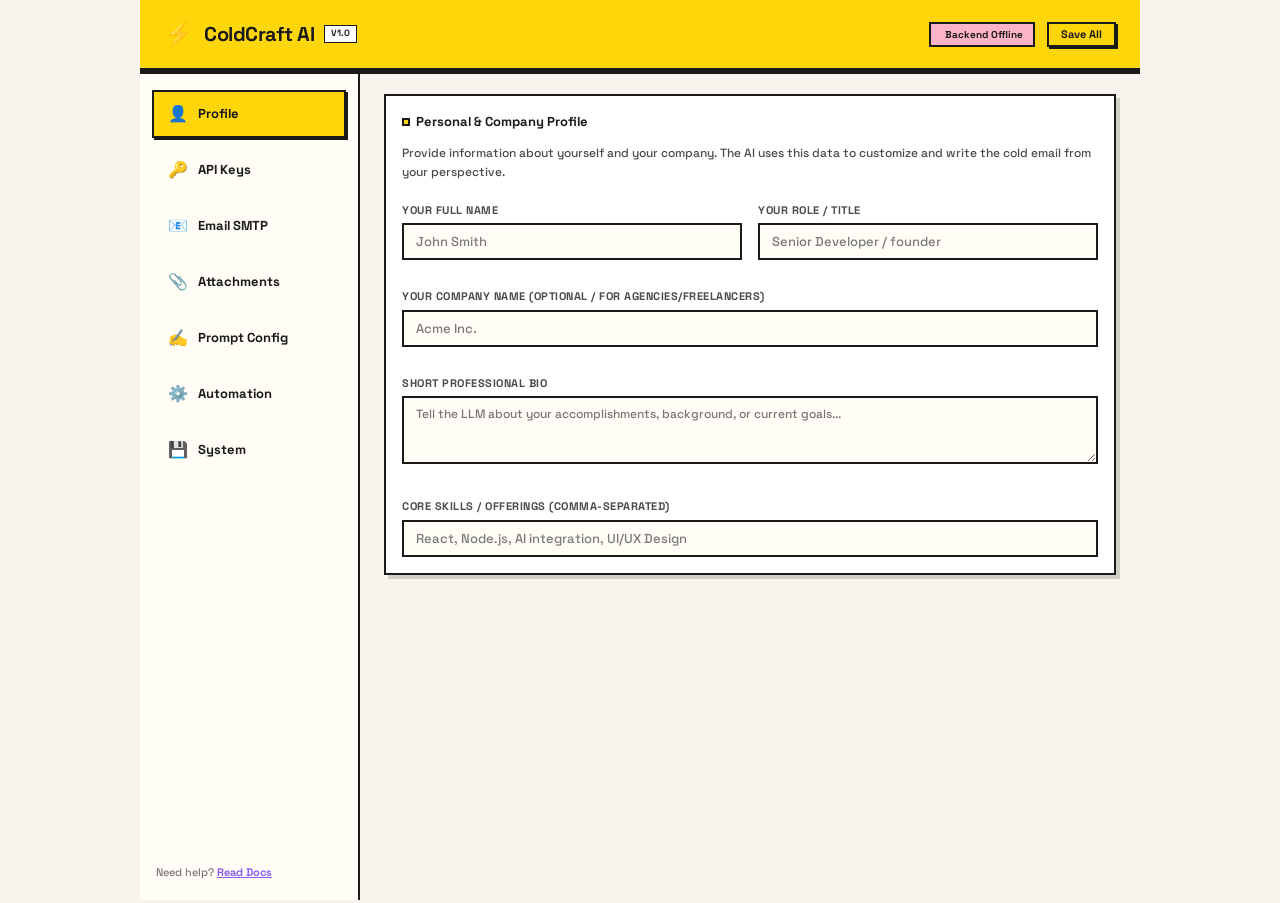
<file: extension/options/options.html>
<!DOCTYPE html>
<html lang="en">
<head>
  <meta charset="UTF-8">
  <meta name="viewport" content="width=device-width, initial-scale=1.0">
  <title>ColdCraft AI — Options</title>
  <link rel="stylesheet" href="../styles/shared.css">
  <link rel="stylesheet" href="options.css">
</head>
<body class="pixel-corners">
  <div class="options-container">
    <!-- Header -->
    <header class="options-header">
      <div class="logo-area">
        <span class="logo-icon">⚡</span>
        <h1>ColdCraft AI</h1>
        <span class="badge-v">V1.0</span>
      </div>
      <div class="header-actions">
        <div id="backend-status" class="status-badge error">
          <span class="status-dot"></span>
          <span class="status-text">Backend Offline</span>
        </div>
        <button id="save-all-btn" class="btn btn-sm btn-primary">Save All</button>
      </div>
    </header>

    <!-- Main Workspace -->
    <div class="options-workspace">
      <!-- Sidebar Navigation -->
      <aside class="options-sidebar">
        <nav class="nav-menu">
          <a href="#profile" class="nav-item active" data-tab="profile">
            <span class="nav-icon">👤</span> Profile
          </a>
          <a href="#api" class="nav-item" data-tab="api">
            <span class="nav-icon">🔑</span> API Keys
          </a>
          <a href="#email" class="nav-item" data-tab="email">
            <span class="nav-icon">📧</span> Email SMTP
          </a>
          <a href="#attachments" class="nav-item" data-tab="attachments">
            <span class="nav-icon">📎</span> Attachments
          </a>
          <a href="#prompt" class="nav-item" data-tab="prompt">
            <span class="nav-icon">✍️</span> Prompt Config
          </a>
          <a href="#automation" class="nav-item" data-tab="automation">
            <span class="nav-icon">⚙️</span> Automation
          </a>
          <a href="#system" class="nav-item" data-tab="system">
            <span class="nav-icon">💾</span> System
          </a>
        </nav>
        <div class="sidebar-footer">
          <span class="help-link">Need help? <a href="https://github.com" target="_blank">Read Docs</a></span>
        </div>
      </aside>

      <!-- Main Settings Panels -->
      <main class="options-content">
        <!-- 1. Profile Section -->
        <section id="panel-profile" class="settings-panel active">
          <div class="setting-group">
            <h2 class="setting-group-title">
              <span class="setting-dot yellow"></span> Personal & Company Profile
            </h2>
            <p class="section-desc">Provide information about yourself and your company. The AI uses this data to customize and write the cold email from your perspective.</p>
            
            <div class="form-grid">
              <div class="form-field col-6">
                <label class="form-label" for="profile-name">Your Full Name</label>
                <input class="form-input" type="text" id="profile-name" placeholder="John Smith" required>
              </div>
              <div class="form-field col-6">
                <label class="form-label" for="profile-role">Your Role / Title</label>
                <input class="form-input" type="text" id="profile-role" placeholder="Senior Developer / founder" required>
              </div>
              <div class="form-field col-12">
                <label class="form-label" for="profile-company">Your Company Name (Optional / For Agencies/Freelancers)</label>
                <input class="form-input" type="text" id="profile-company" placeholder="Acme Inc.">
              </div>
              <div class="form-field col-12">
                <label class="form-label" for="profile-bio">Short Professional Bio</label>
                <textarea class="form-textarea" id="profile-bio" rows="3" placeholder="Tell the LLM about your accomplishments, background, or current goals..."></textarea>
              </div>
              <div class="form-field col-12">
                <label class="form-label" for="profile-skills">Core Skills / Offerings (comma-separated)</label>
                <input class="form-input" type="text" id="profile-skills" placeholder="React, Node.js, AI integration, UI/UX Design">
              </div>
            </div>
          </div>
        </section>

        <!-- 2. API Keys Section -->
        <section id="panel-api" class="settings-panel">
          <div class="setting-group">
            <h2 class="setting-group-title">
              <span class="setting-dot blue"></span> AI & Job Search API Keys
            </h2>
            <p class="section-desc">Select your preferred AI provider and enter your API keys. Keys are stored safely in local Chrome storage only.</p>

            <div class="form-grid">
              <div class="form-field col-6">
                 <label class="form-label" for="api-llm-provider">LLM Provider</label>
                 <select class="form-select" id="api-llm-provider">
                   <!-- Will be populated dynamically or static fallback -->
                   <option value="groq">Groq (Free & Fast)</option>
                   <option value="openai">OpenAI</option>
                   <option value="gemini">Google Gemini</option>
                 </select>
              </div>
              <div class="form-field col-6">
                <label class="form-label" for="api-llm-key">LLM API Key</label>
                <div class="password-wrapper">
                  <input class="form-input" type="password" id="api-llm-key" placeholder="Enter provider API key">
                  <button class="toggle-password-btn" type="button">👁️</button>
                </div>
                <span class="field-hint" id="llm-key-hint"></span>
              </div>
              <div class="form-field col-12">
                <label class="form-label" for="api-llm-model">LLM Model</label>
                <div style="display:flex; gap:8px;">
                  <select class="form-select" id="api-llm-model" style="flex:1;">
                    <option value="llama-3.3-70b-versatile">llama-3.3-70b-versatile (Default)</option>
                  </select>
                  <button id="fetch-models-btn" class="btn btn-sm btn-secondary" type="button" style="padding: 0 16px;">🔄 Fetch Models</button>
                </div>
              </div>

              <div class="form-field col-12">
                <hr class="form-divider">
              </div>

              <div class="form-field col-6">
                <label class="form-label" for="api-search-provider">Job Search Provider</label>
                <select class="form-select" id="api-search-provider">
                  <option value="jsearch">JSearch (RapidAPI)</option>
                  <option value="adzuna">Adzuna</option>
                  <option value="remoteok">RemoteOK (Free, No Key)</option>
                </select>
              </div>
              <div class="form-field col-6">
                <label class="form-label" for="api-search-key">Search API Key</label>
                <div class="password-wrapper">
                  <input class="form-input" type="password" id="api-search-key" placeholder="Enter search provider API key">
                  <button class="toggle-password-btn" type="button">👁️</button>
                </div>
                <span class="field-hint" id="search-key-hint"></span>
              </div>
              
              <div class="form-field col-12 action-row">
                <button id="test-connection-btn" class="btn btn-sm btn-secondary">⚡ Test Connection to Server</button>
              </div>
            </div>
          </div>
        </section>

        <!-- 3. Email Account Section -->
        <section id="panel-email" class="settings-panel">
          <div class="setting-group">
            <h2 class="setting-group-title">
              <span class="setting-dot green"></span> Gmail Account Configuration (Optional)
            </h2>
            <p class="section-desc">Optional: Configure SMTP credentials only if you want to send emails directly from the extension. If left blank, you can still copy email drafts or compose them in Gmail Web.</p>

            <div class="form-grid">
              <div class="form-field col-12">
                <label class="form-label" for="email-address">Gmail Address (Optional)</label>
                <input class="form-input" type="email" id="email-address" placeholder="yourname@gmail.com">
              </div>
              <div class="form-field col-12">
                <label class="form-label" for="email-password">Gmail App Password (Optional)</label>
                <div class="password-wrapper">
                  <input class="form-input" type="password" id="email-password" placeholder="xxxx xxxx xxxx xxxx">
                  <button class="toggle-password-btn" type="button">👁️</button>
                </div>
                <span class="field-hint">Required only for direct background sending. Google requires an <a href="https://myaccount.google.com/apppasswords" target="_blank">App Password</a> for SMTP.</span>
              </div>
              <div class="form-field col-12">
                <label class="form-label" for="email-signature">Email Signature (Plain text or HTML)</label>
                <textarea class="form-textarea" id="email-signature" rows="4" placeholder="Best regards,&#10;John Smith&#10;www.acme.com"></textarea>
              </div>
            </div>
          </div>
        </section>

        <!-- 4. Default Attachments Section -->
        <section id="panel-attachments" class="settings-panel">
          <div class="setting-group">
            <h2 class="setting-group-title">
              <span class="setting-dot pink"></span> Default Attachments & Portfolio
            </h2>
            <p class="section-desc">Upload your default resume and add portfolio website links. Dynamic skills mapping will grab relevant links based on the job details.</p>

            <div class="form-grid">
              <!-- Resume Upload -->
              <div class="form-field col-12">
                <label class="form-label">Default Resume (PDF format, max 5MB)</label>
                <div class="file-upload" id="resume-dropzone">
                  <span class="upload-icon">📄</span>
                  <span class="upload-text">Click to choose or Drag & Drop PDF here</span>
                  <input type="file" id="resume-input" accept="application/pdf" style="display: none;">
                </div>
                <div id="resume-status" class="file-status-row hidden">
                  <span class="file-name" id="resume-name-display">my_resume.pdf</span>
                  <button type="button" class="btn btn-sm btn-danger remove-file-btn" id="remove-resume-btn">Remove</button>
                </div>
              </div>

              <!-- Portfolio Links -->
              <div class="form-field col-12">
                <div class="dynamic-list-header">
                  <label class="form-label">Portfolio & Project Links</label>
                  <button type="button" class="btn btn-sm btn-secondary" id="add-portfolio-btn">+ Add Link</button>
                </div>
                <div class="dynamic-links-list" id="portfolio-links-container">
                  <!-- Portfolio link cards loaded dynamically -->
                </div>
              </div>

              <!-- Other Files -->
              <div class="form-field col-12">
                <label class="form-label">Other Attachments (Images, Cover Letters, etc., max 5MB each)</label>
                <div class="file-upload" id="attachments-dropzone">
                  <span class="upload-icon">📁</span>
                  <span class="upload-text">Upload other supporting documents</span>
                  <input type="file" id="attachments-input" multiple style="display: none;">
                </div>
                <div class="attached-chips-container" id="other-files-container">
                  <!-- Attached file chips here -->
                </div>
              </div>
            </div>
          </div>
        </section>

        <!-- 5. Prompt Configuration Section -->
        <section id="panel-prompt" class="settings-panel">
          <div class="setting-group">
            <h2 class="setting-group-title">
              <span class="setting-dot purple"></span> AI Cold Email Prompt settings
            </h2>
            <p class="section-desc">Customize how the AI writes cold emails. Choose between our optimized embedded prompt structure or write a fully custom system prompt.</p>

            <div class="form-grid">
              <div class="form-field col-12">
                <label class="form-label">Prompting Mode</label>
                <div class="prompt-toggle">
                  <button type="button" class="prompt-toggle-btn active" id="btn-mode-embedded" data-mode="embedded">Optimized Template</button>
                  <button type="button" class="prompt-toggle-btn" id="btn-mode-custom" data-mode="custom">Fully Custom Prompt</button>
                </div>
              </div>

              <!-- Embedded Template Fields -->
              <div id="embedded-fields" class="form-field col-12 flex-fields">
                <div class="form-field">
                  <label class="form-label" for="prompt-tone">Default Cold Email Tone</label>
                  <select class="form-select" id="prompt-tone">
                    <!-- Loaded dynamically from TONE_OPTIONS -->
                  </select>
                  <span class="field-hint" id="tone-desc-display"></span>
                </div>
                <div class="form-field">
                  <label class="form-label" for="prompt-instructions">Additional Custom Writing Instructions</label>
                  <textarea class="form-textarea" id="prompt-instructions" rows="4" placeholder="e.g. Always mention my experience working remotely. Don't sound desperate. Pitch my Web3 experience."></textarea>
                </div>
              </div>

              <!-- Custom Prompt Textarea -->
              <div id="custom-fields" class="form-field col-12 hidden">
                <div class="form-field col-12">
                  <label class="form-label" for="prompt-custom-text">Custom System Prompt Template</label>
                  <textarea class="form-textarea" id="prompt-custom-text" rows="12" placeholder="Write your own custom prompt here..."></textarea>
                  <div class="field-hint custom-vars-hint">
                    <strong>Available template variables (will be substituted):</strong><br>
                    <code>{name}</code>, <code>{role}</code>, <code>{company}</code>, <code>{bio}</code>, 
                    <code>{tone}</code>, <code>{tone_guidelines}</code>, <code>{instructions}</code>, 
                    <code>{portfolio_links}</code>, <code>{job_description}</code>
                  </div>
                </div>
                <div class="form-field col-12 action-row" style="margin-top: 12px;">
                  <button id="reset-prompt-btn" class="btn btn-sm btn-secondary">Reset to Default Template</button>
                </div>
              </div>
            </div>
          </div>
        </section>

        <!-- 6. Automation Section -->
        <section id="panel-automation" class="settings-panel">
          <div class="setting-group">
            <h2 class="setting-group-title">
              <span class="setting-dot orange"></span> Automation Settings
            </h2>
            <p class="section-desc">Configure automation settings when extracting and sending emails. Slow delays prevent emails from going to spam folders.</p>

            <div class="form-grid">
              <div class="form-field col-12">
                <div class="toggle-container">
                  <div class="toggle" id="toggle-auto-send">
                    <span class="toggle-knob"></span>
                  </div>
                  <span class="toggle-label">Auto-Send Mode (Send directly without review)</span>
                </div>
                <span class="field-hint text-warning">⚠️ WARNING: Emails will be queued and sent immediately as soon as a job is scraped and an email address is resolved.</span>
              </div>
              <div class="form-field col-6">
                <label class="form-label" for="auto-delay">Delay Between Emails</label>
                <select class="form-select" id="auto-delay">
                  <!-- Loaded dynamically from DELAY_OPTIONS -->
                </select>
              </div>
              <div class="form-field col-6">
                <label class="form-label" for="auto-limit">Max Emails Per Session</label>
                <input class="form-input" type="number" id="auto-limit" min="1" max="100" placeholder="50">
              </div>
            </div>
          </div>
        </section>

        <!-- 7. System Section -->
        <section id="panel-system" class="settings-panel">
          <div class="setting-group">
            <h2 class="setting-group-title">
              <span class="setting-dot"></span> System Backup & Utilities
            </h2>
            <p class="section-desc">Manage your extension settings. Export them to take a backup, import a previously saved backup, or perform a factory reset.</p>

            <div class="form-grid">
              <div class="form-field col-12 col-flex-btns">
                <button id="export-settings-btn" class="btn btn-md btn-secondary">📤 Export Settings (JSON)</button>
                
                <button id="import-trigger-btn" class="btn btn-md btn-secondary">📥 Import Settings (JSON)</button>
                <input type="file" id="import-settings-input" accept="application/json" style="display: none;">
              </div>
              
              <div class="form-field col-12">
                <hr class="form-divider">
              </div>
              
              <div class="form-field col-12">
                <label class="form-label">Backend Connection URL</label>
                <input class="form-input" type="url" id="backend-url" placeholder="http://localhost:8000">
                <span class="field-hint">Specify the API backend URL where requests should be sent. Default local: http://localhost:8000. Deployed: https://coldcraft-api.onrender.com</span>
              </div>

              <div class="form-field col-12">
                <hr class="form-divider">
              </div>
              
              <div class="form-field col-12">
                <label class="form-label text-warning">Dangerous Actions</label>
                <button id="reset-all-btn" class="btn btn-md btn-danger">🗑️ Reset All Extension Settings</button>
                <span class="field-hint text-warning">This will completely wipe your profile, API keys, email SMTP credentials, and reset settings to original defaults. Job history is kept.</span>
              </div>
            </div>
          </div>
        </section>
      </main>
    </div>
  </div>

  <!-- Dialog / Modal confirm overlay -->
  <div class="modal-overlay hidden" id="confirm-modal-overlay">
    <div class="modal">
      <div class="modal-header">
        <h3 id="confirm-modal-title">Confirm Reset</h3>
        <span class="modal-close" id="confirm-modal-close">×</span>
      </div>
      <div class="modal-body">
        <p id="confirm-modal-message">Are you sure you want to perform this action?</p>
      </div>
      <div class="modal-footer">
        <button class="btn btn-sm btn-secondary" id="confirm-cancel-btn">Cancel</button>
        <button class="btn btn-sm btn-danger btn-primary" id="confirm-ok-btn">OK</button>
      </div>
    </div>
  </div>

  <!-- Toast notifications -->
  <div class="toast-container" id="toast-container"></div>

  <!-- JS scripts -->
  <script src="../utils/constants.js"></script>
  <script src="../utils/storage.js"></script>
  <script src="../utils/api.js"></script>
  <script src="options.js"></script>
</body>
</html>
</file>
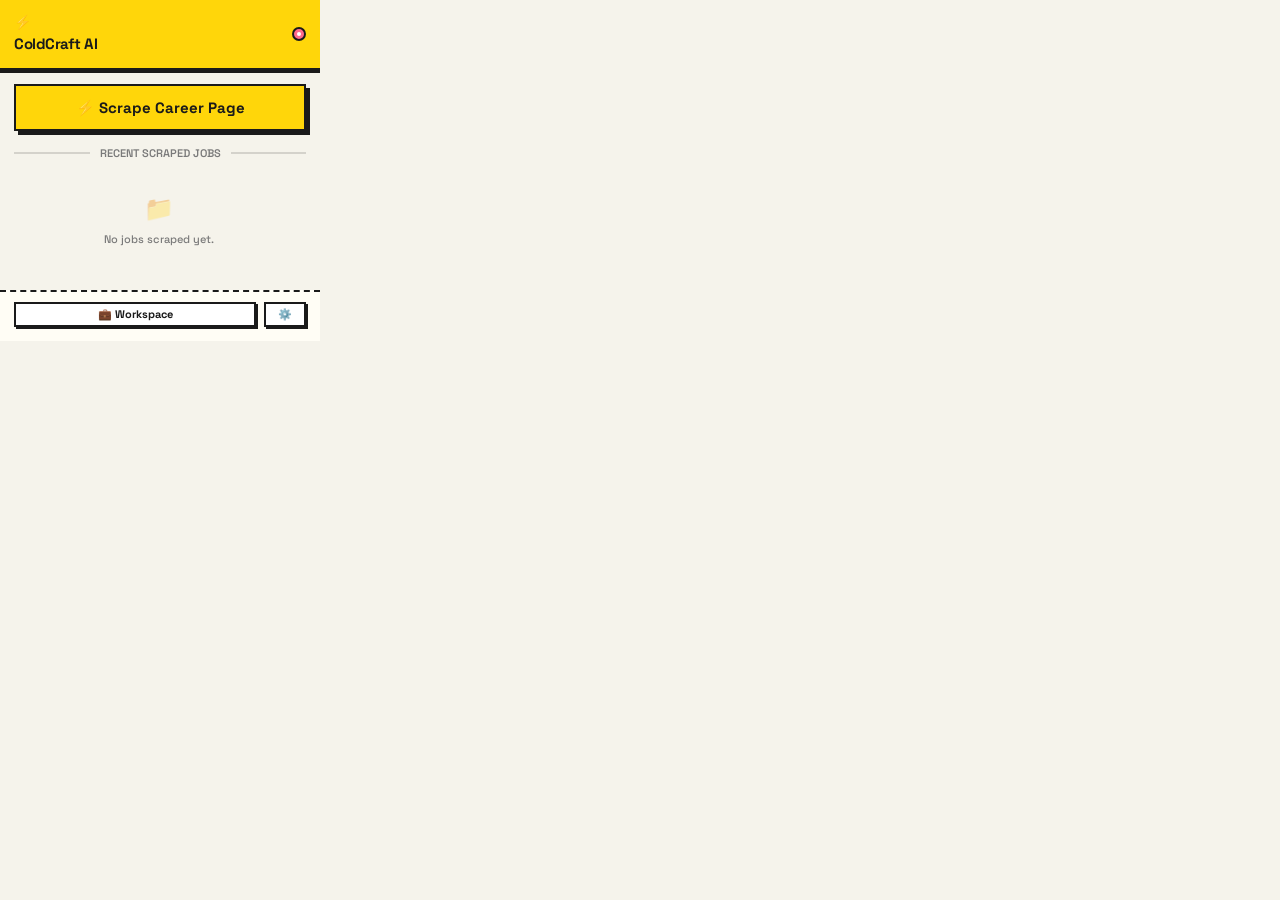
<file: extension/popup/popup.html>
<!DOCTYPE html>
<html lang="en">
<head>
  <meta charset="UTF-8">
  <meta name="viewport" content="width=device-width, initial-scale=1.0">
  <title>ColdCraft AI</title>
  <link rel="stylesheet" href="../styles/shared.css">
  <link rel="stylesheet" href="popup.css">
</head>
<body class="popup-body">
  <div class="popup-container">
    <!-- Header -->
    <header class="popup-header">
      <div class="logo-area">
        <span class="logo-icon">⚡</span>
        <h2>ColdCraft AI</h2>
      </div>
      <div id="connection-status" class="status-indicator error" title="Backend Status">
        <span class="status-dot"></span>
      </div>
    </header>

    <!-- Main Content -->
    <main class="popup-main">
      <!-- Main Action -->
      <div class="action-section">
        <button id="scrape-btn" class="btn btn-lg btn-primary">
          ⚡ Scrape Career Page
        </button>
        <div id="scrape-error" class="error-msg hidden"></div>
      </div>

      <div class="divider">RECENT SCRAPED JOBS</div>

      <!-- Recent Jobs List -->
      <div class="recent-jobs-list" id="recent-jobs">
        <!-- Empty state placeholder or dynamic rows -->
        <div class="empty-state">
          <div class="empty-icon">📁</div>
          <p>No jobs scraped yet.</p>
        </div>
      </div>
    </main>

    <!-- Footer -->
    <footer class="popup-footer">
      <button id="open-workspace-btn" class="btn btn-sm btn-secondary flex-1">
        💼 Workspace
      </button>
      <button id="open-settings-btn" class="btn btn-sm btn-secondary">
        ⚙️
      </button>
    </footer>
  </div>

  <!-- Scripts -->
  <script src="../utils/constants.js"></script>
  <script src="../utils/storage.js"></script>
  <script src="popup.js"></script>
</body>
</html>
</file>
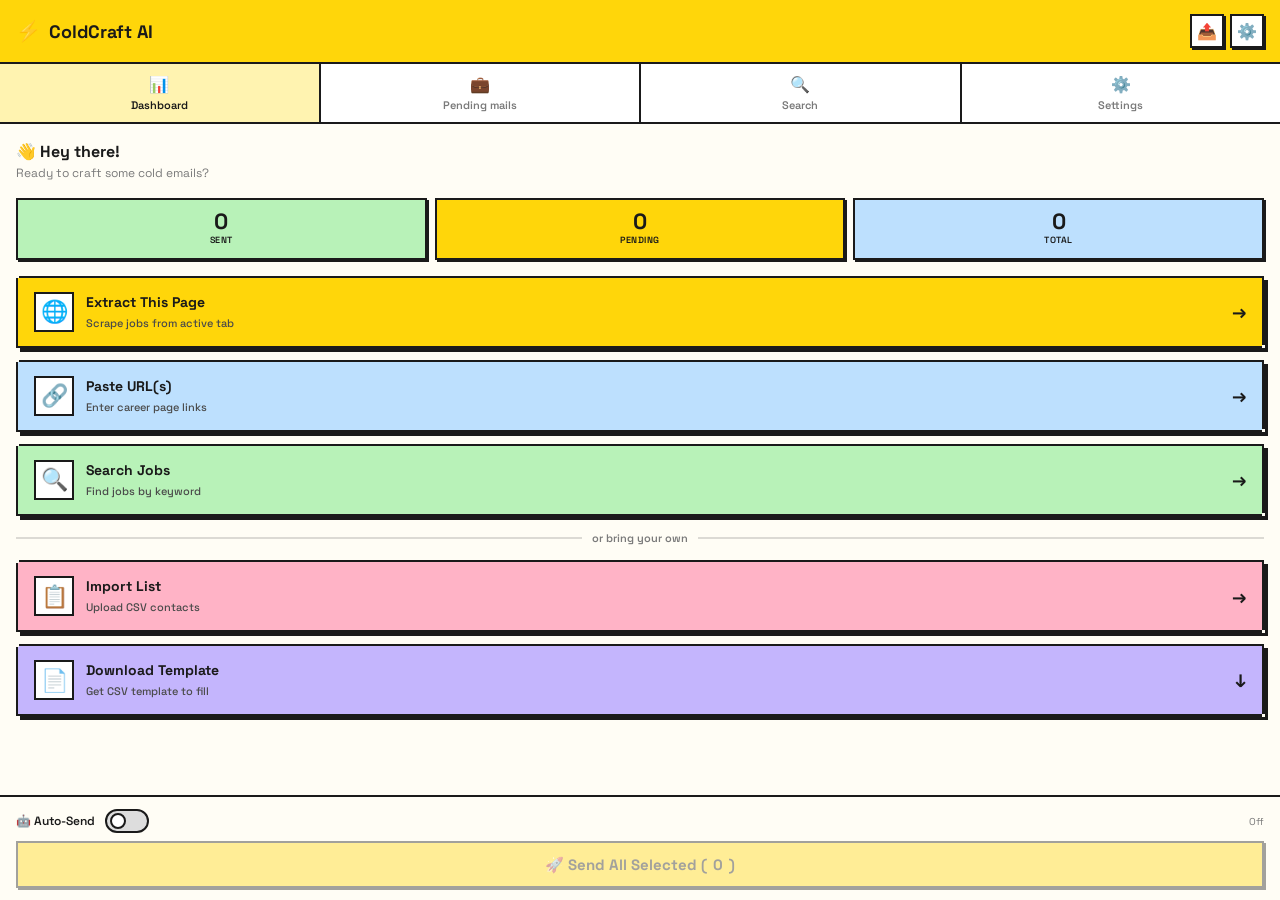
<file: extension/sidepanel/sidepanel.html>
<!DOCTYPE html>
<html lang="en">
<head>
  <meta charset="UTF-8">
  <meta name="viewport" content="width=device-width, initial-scale=1.0">
  <title>ColdCraft AI</title>
  <link rel="stylesheet" href="../styles/shared.css">
  <link rel="stylesheet" href="sidepanel.css">
</head>
<body>

  <!-- ============ HEADER ============ -->
  <div class="panel-header">
    <div class="panel-logo">
      <span class="logo-icon">⚡</span>
      <span class="logo-text">ColdCraft AI</span>
    </div>
    <div class="header-actions">
      <button class="icon-btn" id="btn-export" title="Export List">📤</button>
      <button class="icon-btn" id="btn-settings" title="Open Settings">⚙️</button>
    </div>
  </div>

  <!-- ============ TAB NAVIGATION ============ -->
  <div class="tab-nav">
    <button class="tab-btn active" data-tab="dashboard">
      <span class="tab-icon">📊</span>
      <span>Dashboard</span>
    </button>
    <button class="tab-btn" data-tab="jobs">
      <span class="tab-icon">💼</span>
      <span>Pending mails</span>
    </button>
    <button class="tab-btn" data-tab="search">
      <span class="tab-icon">🔍</span>
      <span>Search</span>
    </button>
    <button class="tab-btn" data-tab="quick-settings">
      <span class="tab-icon">⚙️</span>
      <span>Settings</span>
    </button>
  </div>

  <!-- ============ PANEL CONTENT ============ -->
  <div class="panel-content" id="panel-content">

    <!-- ======== DASHBOARD TAB ======== -->
    <div class="tab-pane active" id="tab-dashboard">
      <!-- Greeting -->
      <div class="greeting mb-16">
        <h3 class="greeting-name">👋 Hey there!</h3>
        <p class="text-sm text-muted">Ready to craft some cold emails?</p>
      </div>

      <!-- Quick Stats -->
      <div class="stats-grid mb-16">
        <div class="stat-card stat-green">
          <div class="stat-value" id="stat-sent">0</div>
          <div class="stat-label">SENT</div>
        </div>
        <div class="stat-card stat-yellow">
          <div class="stat-value" id="stat-pending">0</div>
          <div class="stat-label">PENDING</div>
        </div>
        <div class="stat-card stat-blue">
          <div class="stat-value" id="stat-total">0</div>
          <div class="stat-label">TOTAL</div>
        </div>
      </div>

      <!-- Input Modes -->
      <div class="mode-card yellow pixel-card anim-item" id="mode-extract">
        <div class="mode-icon">🌐</div>
        <div class="mode-info">
          <h3>Extract This Page</h3>
          <p>Scrape jobs from active tab</p>
        </div>
        <span class="mode-arrow">→</span>
      </div>

      <div class="mode-card blue pixel-card anim-item" id="mode-url">
        <div class="mode-icon">🔗</div>
        <div class="mode-info">
          <h3>Paste URL(s)</h3>
          <p>Enter career page links</p>
        </div>
        <span class="mode-arrow">→</span>
      </div>

      <!-- URL Input (hidden by default) -->
      <div class="url-input-container hidden" id="url-input-container">
        <textarea class="form-textarea" id="url-input" placeholder="Paste URLs here (one per line)...&#10;https://careers.google.com/jobs/123&#10;https://jobs.nike.com/job/R-33460" rows="3"></textarea>
        <button class="btn btn-md btn-primary w-full mt-8" id="btn-extract-urls">⚡ Extract & Generate</button>
      </div>

      <div class="mode-card green pixel-card anim-item" id="mode-search">
        <div class="mode-icon">🔍</div>
        <div class="mode-info">
          <h3>Search Jobs</h3>
          <p>Find jobs by keyword</p>
        </div>
        <span class="mode-arrow">→</span>
      </div>

      <div class="divider">or bring your own</div>

      <div class="mode-card pink pixel-card anim-item" id="mode-import">
        <div class="mode-icon">📋</div>
        <div class="mode-info">
          <h3>Import List</h3>
          <p>Upload CSV contacts</p>
        </div>
        <span class="mode-arrow">→</span>
      </div>
      <input type="file" id="csv-file-input" accept=".csv" class="hidden">

      <div class="mode-card purple pixel-card anim-item" id="mode-template">
        <div class="mode-icon">📄</div>
        <div class="mode-info">
          <h3>Download Template</h3>
          <p>Get CSV template to fill</p>
        </div>
        <span class="mode-arrow">↓</span>
      </div>
    </div>

    <!-- ======== JOBS TAB ======== -->
    <div class="tab-pane" id="tab-jobs">
      <!-- Jobs Header -->
      <div class="jobs-header">
        <div class="flex items-center gap-8">
          <h3>Pending mails</h3>
          <span class="jobs-count" id="jobs-count">0</span>
        </div>
        <div class="flex items-center gap-8">
          <select class="form-select jobs-filter" id="jobs-filter">
            <option value="all">All</option>
            <option value="ready">Ready</option>
            <option value="pending">Pending</option>
            <option value="sent">Sent</option>
            <option value="failed">Failed</option>
          </select>
        </div>
      </div>

      <!-- Select All Row -->
      <div class="select-all-row" id="select-all-row">
        <label class="checkbox-label">
          <div class="checkbox" id="select-all-checkbox">&nbsp;</div>
          <span class="text-sm">Select All</span>
        </label>
        <button class="btn btn-sm btn-secondary" id="btn-generate-selected" title="Generate emails for selected">📧 Generate</button>
      </div>

      <!-- Empty State -->
      <div class="empty-state" id="jobs-empty-state">
        <div class="empty-icon">💼</div>
        <h3>No pending mails yet</h3>
        <p>Scrape a careers page, paste URLs, or import a CSV to get started.</p>
        <button class="btn btn-md btn-primary" id="btn-go-dashboard">Go to Dashboard</button>
      </div>

      <!-- Job List -->
      <div class="job-list" id="job-list">
      </div>

      <!-- Import Analysis (shown after CSV import) -->
      <div class="import-analysis hidden" id="import-analysis">
        <h3 class="mb-12">📋 Import Analysis</h3>
        <div class="analysis-card" id="analysis-ready">
          <div class="analysis-left">
            <div class="analysis-dot" style="background:var(--accent-green);"></div>
            <div class="analysis-info">
              <h4>Ready to Send</h4>
              <p>Has email + cold email</p>
            </div>
          </div>
          <div class="analysis-count" style="color:var(--accent-green-dark);">0</div>
        </div>
        <div class="analysis-card" id="analysis-needs-gen">
          <div class="analysis-left">
            <div class="analysis-dot" style="background:var(--accent-blue);"></div>
            <div class="analysis-info">
              <h4>Needs Email Generation</h4>
              <p>Has email, no cold email</p>
            </div>
          </div>
          <div class="analysis-count" style="color:var(--accent-blue-dark);">0</div>
        </div>
        <div class="analysis-card" id="analysis-needs-email">
          <div class="analysis-left">
            <div class="analysis-dot" style="background:var(--accent-yellow);"></div>
            <div class="analysis-info">
              <h4>Can Try Finding Email</h4>
              <p>Has URL or company, no email</p>
            </div>
          </div>
          <div class="analysis-count" style="color:#b8960a;">0</div>
        </div>
        <div class="analysis-card" id="analysis-manual">
          <div class="analysis-left">
            <div class="analysis-dot" style="background:var(--accent-orange);"></div>
            <div class="analysis-info">
              <h4>Needs Manual Email</h4>
              <p>Only company name available</p>
            </div>
          </div>
          <div class="analysis-count" style="color:#c97a1a;">0</div>
        </div>
        <div class="analysis-card" id="analysis-incomplete">
          <div class="analysis-left">
            <div class="analysis-dot" style="background:var(--accent-pink);"></div>
            <div class="analysis-info">
              <h4>Incomplete</h4>
              <p>Missing required data</p>
            </div>
          </div>
          <div class="analysis-count" style="color:var(--accent-pink-dark);">0</div>
        </div>
        <div class="flex gap-8 mt-12">
          <button class="btn btn-md btn-primary" style="flex:1;" id="btn-process-import">⚡ Process All</button>
          <button class="btn btn-md btn-secondary" style="flex:1;" id="btn-dismiss-analysis">📋 Review List</button>
        </div>
      </div>
    </div>

    <!-- ======== SEARCH TAB ======== -->
    <div class="tab-pane" id="tab-search">
      <div class="form-field">
        <div class="form-label">SEARCH JOBS</div>
        <div class="flex gap-8">
          <input class="form-input" id="search-input" placeholder="React Developer in Mumbai..." style="flex:1;">
          <button class="btn btn-sm btn-primary" id="btn-search" style="padding:8px 14px;">🔍</button>
        </div>
      </div>

      <div class="form-field">
        <div class="form-label">API SOURCE</div>
        <select class="form-select" id="search-provider">
          <option value="jsearch">JSearch (LinkedIn/Indeed)</option>
          <option value="adzuna">Adzuna</option>
          <option value="remoteok">RemoteOK (Free, no key)</option>
        </select>
      </div>

      <!-- Search Results -->
      <div class="divider">results</div>
      <div id="search-results">
        <div class="empty-state">
          <div class="empty-icon">🔍</div>
          <h3>Search for jobs</h3>
          <p>Enter keywords and location above to find jobs.</p>
        </div>
      </div>
    </div>

    <!-- ======== SYSTEM SETTINGS TAB (Unified Full settings) ======== -->
    <div class="tab-pane" id="tab-quick-settings" style="max-height: calc(100vh - 120px); overflow-y: auto; padding-right: 4px;">
      <!-- Title & Header Actions -->
      <div style="display:flex; justify-content:space-between; align-items:center; margin-bottom:12px; margin-top: 4px;">
        <h3 style="font-size:12px; font-weight:700; text-transform: uppercase; letter-spacing: 0.5px;">⚙️ System Settings</h3>
        <button id="qs-save-all-btn" class="btn btn-sm btn-primary">Save All</button>
      </div>

      <!-- Accordion Section 1: Profile -->
      <details class="pixel-card" style="border:var(--border-width) solid var(--border-color); background:var(--bg-card); padding:10px; margin-bottom:10px;" open>
        <summary style="font-weight:700; font-size:12px; cursor:pointer; user-select:none;">👤 Profile Settings</summary>
        <div style="margin-top:10px;">
          <div class="form-field">
            <div class="form-label">YOUR FULL NAME</div>
            <input class="form-input" id="profile-name" placeholder="John Smith">
          </div>
          <div class="form-field">
            <div class="form-label">YOUR TITLE / ROLE</div>
            <input class="form-input" id="profile-role" placeholder="Senior Developer">
          </div>
          <div class="form-field">
            <div class="form-label">YOUR COMPANY NAME (OPTIONAL)</div>
            <input class="form-input" id="profile-company" placeholder="Acme Inc.">
          </div>
          <div class="form-field">
            <div class="form-label">CORE SKILLS (COMMA-SEPARATED)</div>
            <input class="form-input" id="profile-skills" placeholder="React, Node.js, Python">
          </div>
          <div class="form-field">
            <div class="form-label">SHORT BIO</div>
            <textarea class="form-textarea" id="profile-bio" placeholder="Tell the LLM about your accomplishments..." rows="3"></textarea>
          </div>
        </div>
      </details>

      <!-- Accordion Section 2: AI & Job Search API -->
      <details class="pixel-card" style="border:var(--border-width) solid var(--border-color); background:var(--bg-card); padding:10px; margin-bottom:10px;">
        <summary style="font-weight:700; font-size:12px; cursor:pointer; user-select:none;">🔑 AI API & Backend</summary>
        <div style="margin-top:10px;">
          <div class="form-field">
            <div class="form-label">BACKEND URL</div>
            <input class="form-input" id="backend-url" placeholder="http://localhost:8000" type="url">
          </div>
          <div class="form-field">
            <div class="form-label">LLM PROVIDER</div>
            <select class="form-select" id="api-llm-provider">
              <option value="groq">Groq (Free & Fast)</option>
              <option value="openai">OpenAI</option>
              <option value="gemini">Google Gemini</option>
            </select>
          </div>
          <div class="form-field">
            <div class="form-label">LLM API KEY</div>
            <div class="password-wrapper">
              <input class="form-input" type="password" id="api-llm-key" placeholder="Enter provider API key">
              <button class="toggle-password-btn" type="button">👁️</button>
            </div>
            <span class="field-hint" id="llm-key-hint" style="font-size:10px; color:var(--text-muted);"></span>
          </div>
          <div class="form-field">
            <div class="form-label">LLM MODEL</div>
            <div style="display:flex; gap:8px;">
              <select class="form-select" id="api-llm-model" style="flex:1;">
                <option value="llama-3.3-70b-versatile">llama-3.3-70b-versatile (Default)</option>
              </select>
              <button id="fetch-models-btn" class="btn btn-sm btn-secondary" type="button" style="padding: 0 10px;">🔄 Fetch</button>
            </div>
          </div>
          <div class="form-field">
            <div class="form-label">JOB SEARCH PROVIDER</div>
            <select class="form-select" id="api-search-provider">
              <option value="remoteok">RemoteOK (Free, No Key)</option>
              <option value="jsearch">JSearch (RapidAPI)</option>
              <option value="adzuna">Adzuna</option>
            </select>
          </div>
          <div class="form-field">
            <div class="form-label">SEARCH API KEY</div>
            <div class="password-wrapper">
              <input class="form-input" type="password" id="api-search-key" placeholder="Enter search provider API key">
              <button class="toggle-password-btn" type="button">👁️</button>
            </div>
            <span class="field-hint" id="search-key-hint" style="font-size:10px; color:var(--text-muted);"></span>
          </div>
          <button id="test-connection-btn" class="btn btn-sm btn-secondary w-full mt-4">⚡ Test Server Connection</button>
        </div>
      </details>

      <!-- Accordion Section 3: Gmail SMTP Settings (Optional) -->
      <details class="pixel-card" style="border:var(--border-width) solid var(--border-color); background:var(--bg-card); padding:10px; margin-bottom:10px;" id="gmail-smtp-section">
        <summary style="font-weight:700; font-size:12px; cursor:pointer; user-select:none;">
          <span style="display:inline-flex; align-items:center; justify-content:space-between; width:calc(100% - 20px); vertical-align:middle; margin-left:4px;">
            <span>📧 Gmail SMTP (Auto-Send)</span>
            <span id="gmail-auth-status" class="gmail-auth-badge gmail-auth-unverified">● Not Verified</span>
          </span>
        </summary>
        <div style="margin-top:10px;">
          <p style="font-size:10px; color:var(--text-secondary); line-height:1.4; margin-bottom:8px;">
            Required for Auto-Send. Enter your Gmail address and a 16-character
            <strong>App Password</strong> (not your regular password).
            <a href="https://myaccount.google.com/apppasswords" target="_blank" style="color:var(--accent-blue); text-decoration:underline;">Generate App Password ↗</a>
          </p>
          <div class="form-field">
            <div class="form-label">GMAIL ADDRESS (SENDER)</div>
            <input class="form-input" id="email-address" placeholder="yourname@gmail.com" type="email" autocomplete="email">
          </div>
          <div class="form-field">
            <div class="form-label">GMAIL APP PASSWORD</div>
            <div class="password-wrapper">
              <input class="form-input" type="password" id="email-password" placeholder="xxxx xxxx xxxx xxxx" autocomplete="new-password">
              <button class="toggle-password-btn" type="button">👁️</button>
            </div>
            <span class="field-hint" style="font-size:9px; color:var(--text-muted);">
              16-character App Password. Spaces are auto-removed.
            </span>
          </div>
          <!-- Verify Button -->
          <button id="verify-gmail-btn" class="btn btn-sm btn-secondary w-full" style="margin-top:8px; margin-bottom:4px;">
            🔐 Verify Gmail Credentials
          </button>
          <!-- Auth Status Detail -->
          <div id="gmail-auth-detail" style="font-size:10px; line-height:1.5; padding:6px 8px; border-radius:4px; display:none; margin-top:4px;"></div>

          <div class="form-field" style="margin-top:10px;">
            <div class="form-label">EMAIL SIGNATURE (OPTIONAL)</div>
            <textarea class="form-textarea" id="email-signature" placeholder="Best regards,&#10;John Smith" rows="2"></textarea>
          </div>
        </div>
      </details>


      <!-- Accordion Section 4: Portfolios & Resume -->
      <details class="pixel-card" style="border:var(--border-width) solid var(--border-color); background:var(--bg-card); padding:10px; margin-bottom:10px;">
        <summary style="font-weight:700; font-size:12px; cursor:pointer; user-select:none;">📎 Resume & Portfolios</summary>
        <div style="margin-top:10px;">
          <div class="form-field">
            <div class="form-label">DEFAULT RESUME (PDF)</div>
            <div class="file-upload" id="resume-dropzone" style="padding: 8px;">
              <span class="upload-icon" style="font-size:16px;">📄</span>
              <span class="upload-text" style="font-size:10px;">Click / Drag PDF here</span>
              <input type="file" id="resume-input" accept="application/pdf" style="display: none;">
            </div>
            <div id="resume-status" class="file-status-row hidden" style="padding: 4px 8px; font-size:10px;">
              <span class="file-name" id="resume-name-display" style="max-width:140px;"></span>
              <button type="button" class="btn btn-sm btn-danger remove-file-btn" id="remove-resume-btn" style="padding:2px 6px; font-size:9px;">Remove</button>
            </div>
          </div>
          <div class="form-field">
            <div style="display:flex; justify-content:space-between; align-items:center; margin-bottom:4px;">
              <div class="form-label" style="margin-bottom:0;">PORTFOLIO LINKS</div>
              <button type="button" class="btn btn-sm btn-secondary" id="add-portfolio-btn" style="padding: 2px 6px; font-size:9px;">+ Add Link</button>
            </div>
            <div id="portfolio-links-container" style="margin-top:6px;"></div>
          </div>
        </div>
      </details>

      <!-- Accordion Section 5: Writing Tone & Instructions -->
      <details class="pixel-card" style="border:var(--border-width) solid var(--border-color); background:var(--bg-card); padding:10px; margin-bottom:10px;">
        <summary style="font-weight:700; font-size:12px; cursor:pointer; user-select:none;">✍️ Writing Tone & Instructions</summary>
        <div style="margin-top:10px;">
          <div class="form-field">
            <div class="form-label">WRITING TONE</div>
            <select class="form-select" id="prompt-tone">
              <option value="professional">🏢 Professional</option>
              <option value="friendly">😊 Friendly</option>
              <option value="bold">💪 Bold</option>
              <option value="concise">✂️ Concise</option>
            </select>
          </div>
          <div class="form-field">
            <div class="form-label">CUSTOM WRITING INSTRUCTIONS</div>
            <textarea class="form-textarea" id="prompt-instructions" placeholder="e.g. Always pitch my AWS experience..." rows="3"></textarea>
          </div>
        </div>
      </details>

      <!-- Accordion Section 6: Backups & System -->
      <details class="pixel-card" style="border:var(--border-width) solid var(--border-color); background:var(--bg-card); padding:10px; margin-bottom:10px;">
        <summary style="font-weight:700; font-size:12px; cursor:pointer; user-select:none;">💾 Backups & Reset</summary>
        <div style="margin-top:10px; display:flex; flex-direction:column; gap:8px;">
          <button id="export-settings-btn" class="btn btn-sm btn-secondary w-full">📤 Export Settings (JSON)</button>
          <button id="import-trigger-btn" class="btn btn-sm btn-secondary w-full">📥 Import Settings (JSON)</button>
          <input type="file" id="import-settings-input" accept="application/json" style="display: none;">
          <button id="reset-all-btn" class="btn btn-sm btn-danger w-full" style="background:var(--accent-pink);">🗑️ Factory Reset Settings</button>
        </div>
      </details>
    </div>
  </div>

  <!-- ============ FOOTER ============ -->
  <div class="panel-footer">
    <div class="footer-row">
      <div class="toggle-container">
        <span class="toggle-label">🤖 Auto-Send</span>
        <div class="toggle" id="toggle-autosend">
          <div class="toggle-knob"></div>
        </div>
      </div>
      <span class="text-xs text-muted" id="autosend-status">Off</span>
    </div>
    <button class="btn btn-lg btn-primary" id="btn-send-all" disabled>
      🚀 Send All Selected (<span id="send-count">0</span>)
    </button>
  </div>

  <!-- ============ PREVIEW MODAL ============ -->
  <div class="modal-overlay hidden" id="preview-modal">
    <div class="modal pixel-corners">
      <div class="modal-header" style="background:var(--accent-blue);">
        <h3 id="preview-modal-title">📧 Email Preview</h3>
        <span class="modal-close" id="preview-modal-close">✕</span>
      </div>
      <div class="modal-body">
        <div class="form-field">
          <div class="form-label">TO</div>
          <div class="text-sm font-bold" id="preview-to"></div>
        </div>
        <div class="form-field">
          <div class="form-label">SUBJECT</div>
          <div class="text-sm font-bold" id="preview-subject"></div>
        </div>
        <div class="form-field">
          <div class="form-label">EMAIL BODY</div>
          <div class="preview-email-body" id="preview-body"></div>
        </div>
        <div class="form-field" id="preview-attachments-section">
          <div class="form-label">ATTACHMENTS</div>
          <div id="preview-attachments"></div>
        </div>
      </div>
      <div class="modal-footer">
        <button class="btn btn-md btn-secondary" id="preview-close-btn">Close</button>
        <button class="btn btn-md btn-purple" id="preview-edit-btn">✏️ Edit</button>
        <button class="btn btn-md btn-blue" id="preview-copy-btn" title="Copy email body to clipboard">📋 Copy</button>
        <button class="btn btn-md btn-primary" id="preview-gmail-btn" style="background:var(--accent-orange);" title="Open compose window in Gmail Web">📧 Gmail Web</button>
        <button class="btn btn-md btn-green" id="preview-send-btn" title="Send directly via SMTP">📤 Auto-Send</button>
      </div>
    </div>
  </div>

  <!-- ============ EDIT MODAL ============ -->
  <div class="modal-overlay hidden" id="edit-modal">
    <div class="modal pixel-corners">
      <div class="modal-header" style="background:var(--accent-purple);">
        <h3 id="edit-modal-title">✏️ Edit Job</h3>
        <span class="modal-close" id="edit-modal-close">✕</span>
      </div>
      <div class="modal-body">
        <div class="modal-section">
          <div class="modal-section-title">
            RECIPIENT EMAIL
            <span class="override-badge default" id="edit-email-badge">Using detected</span>
          </div>
          <input class="form-input" id="edit-email">
        </div>
        <div class="modal-section">
          <div class="modal-section-title">
            SUBJECT LINE
          </div>
          <input class="form-input" id="edit-subject" placeholder="Re: Job Opening...">
        </div>
        <div class="modal-section">
          <div class="modal-section-title">
            COLD EMAIL
            <span class="override-badge default" id="edit-cold-email-badge">AI Generated</span>
          </div>
          <textarea class="form-textarea" id="edit-cold-email" style="min-height:140px;" placeholder="Your cold email..."></textarea>
        </div>
        <div class="modal-section">
          <div class="modal-section-title">
            RESUME
            <span class="override-badge default" id="edit-resume-badge">Using default</span>
          </div>
          <div class="flex items-center gap-8">
            <span class="file-chip" id="edit-resume-chip">📄 No resume</span>
            <button class="btn btn-sm btn-secondary" id="edit-resume-change">Change</button>
          </div>
          <input type="file" id="edit-resume-input" accept=".pdf,.doc,.docx" class="hidden">
        </div>
        <div class="modal-section">
          <div class="modal-section-title">
            PORTFOLIO & ATTACHMENTS
            <span class="override-badge default" id="edit-attach-badge">Using default</span>
          </div>
          <div id="edit-portfolio-links" class="mb-8"></div>
          <div class="flex gap-8">
            <input class="form-input" id="edit-new-link" placeholder="Add portfolio link..." style="flex:1;">
            <button class="btn btn-sm btn-secondary" id="edit-add-link">➕</button>
          </div>
        </div>
      </div>
      <div class="modal-footer">
        <button class="btn btn-md btn-secondary" id="edit-cancel-btn">Cancel</button>
        <button class="btn btn-md btn-blue" id="edit-regenerate-btn" title="Regenerate email body using AI">🔄 Regenerate</button>
        <button class="btn btn-md btn-primary" id="edit-save-btn">💾 Save Changes</button>
      </div>
    </div>
  </div>

  <!-- ============ CONFIRM DIALOG ============ -->
  <div class="modal-overlay hidden" id="confirm-modal">
    <div class="modal pixel-corners" style="max-width:320px;">
      <div class="confirm-dialog">
        <h3 id="confirm-title">Are you sure?</h3>
        <p id="confirm-message">This action cannot be undone.</p>
        <div class="confirm-actions">
          <button class="btn btn-md btn-secondary" id="confirm-cancel">Cancel</button>
          <button class="btn btn-md btn-primary" id="confirm-ok">Confirm</button>
        </div>
      </div>
    </div>
  </div>

  <!-- ============ TOAST CONTAINER ============ -->
  <div class="toast-container" id="toast-container"></div>

  <!-- ============ LOADING OVERLAY ============ -->
  <div class="loading-overlay hidden" id="loading-overlay">
    <div class="loading-content">
      <div class="spinner"></div>
      <p class="text-sm font-bold mt-8" id="loading-text">Processing...</p>
    </div>
  </div>

  <!-- Scripts -->
  <script src="../utils/constants.js"></script>
  <script src="../utils/storage.js"></script>
  <script src="../utils/state.js"></script>
  <script src="../utils/api.js"></script>
  <script src="../utils/csv.js"></script>
  <script src="sidepanel.js"></script>
</body>
</html>
</file>
<file: extension/styles/shared.css>
/* ==============================================
   COLDCRAFT AI — NEO-BRUTALISM DESIGN SYSTEM
   Shared across all extension pages.
   ============================================== */

/* ============ FONT ============ */
@import url('https://fonts.googleapis.com/css2?family=Space+Grotesk:wght@400;500;600;700&display=swap');

/* ============ CSS CUSTOM PROPERTIES ============ */
:root {
  /* Backgrounds */
  --bg-primary: #FFFDF5;
  --bg-card: #FFFFFF;
  --bg-page: #F5F3EB;
  --bg-input: #FFFDF5;

  /* Accent Colors */
  --accent-yellow: #FFD60A;
  --accent-yellow-light: #FFF3B0;
  --accent-blue: #BDE0FE;
  --accent-blue-dark: #89CFF0;
  --accent-green: #B8F2B8;
  --accent-green-dark: #6BCB77;
  --accent-pink: #FFB3C6;
  --accent-pink-dark: #FF6B8A;
  --accent-purple: #C4B5FD;
  --accent-purple-dark: #8B5CF6;
  --accent-orange: #FDBA74;

  /* Text */
  --text-primary: #1a1a1a;
  --text-secondary: #4a4a4a;
  --text-muted: #7a7a7a;
  --text-white: #FFFFFF;

  /* Borders & Shadows */
  --border-color: #1a1a1a;
  --border-width: 2.5px;
  --shadow: 4px 4px 0px #1a1a1a;
  --shadow-hover: 6px 6px 0px #1a1a1a;
  --shadow-active: 2px 2px 0px #1a1a1a;
  --shadow-soft: 4px 4px 0px rgba(0, 0, 0, 0.15);
  --shadow-sm: 2px 2px 0px #1a1a1a;

  /* Layout */
  --radius: 0px;
  --radius-sm: 0px;
  --radius-pill: 0px;

  /* Pixel Corner Notch */
  --notch: 3px;

  /* Font */
  --font: 'Space Grotesk', sans-serif;

  /* Transitions */
  --transition: all 0.15s ease;
  --transition-fast: all 0.1s ease;
}

/* ============ RESET ============ */
*,
*::before,
*::after {
  margin: 0;
  padding: 0;
  box-sizing: border-box;
}

body {
  font-family: var(--font);
  color: var(--text-primary);
  background: var(--bg-primary);
  font-size: 14px;
  line-height: 1.5;
  -webkit-font-smoothing: antialiased;
}

/* ============ SCROLLBAR ============ */
::-webkit-scrollbar {
  width: 6px;
}

::-webkit-scrollbar-track {
  background: transparent;
}

::-webkit-scrollbar-thumb {
  background: #ccc;
  border-radius: 0;
}

::-webkit-scrollbar-thumb:hover {
  background: #aaa;
}

/* ============ PIXEL CORNER NOTCH ============
   Adds a stepped pixel-art corner cut on elements.
   Apply on elements whose parent bg is --bg-page */
.pixel-corners {
  position: relative;
}

.pixel-corners::before,
.pixel-corners::after {
  content: '';
  position: absolute;
  width: var(--notch);
  height: var(--notch);
  background: var(--bg-page);
  z-index: 2;
  pointer-events: none;
}

/* Top-left notch */
.pixel-corners::before {
  top: calc(-1 * var(--border-width));
  left: calc(-1 * var(--border-width));
}

/* Bottom-right notch */
.pixel-corners::after {
  bottom: calc(-1 * var(--border-width));
  right: calc(-1 * var(--border-width));
}

/* Card-level pixel corners (cards sit on --bg-primary parent) */
.pixel-card {
  position: relative;
}

.pixel-card::before,
.pixel-card::after {
  content: '';
  position: absolute;
  width: var(--notch);
  height: var(--notch);
  background: var(--bg-primary);
  z-index: 2;
  pointer-events: none;
}

.pixel-card::before {
  top: calc(-1 * var(--border-width));
  left: calc(-1 * var(--border-width));
}

.pixel-card::after {
  bottom: calc(-1 * var(--border-width));
  right: calc(-1 * var(--border-width));
}

/* ============ ICON SIZING ============
   For when emojis are replaced with <img> icons */
.icon {
  width: 18px;
  height: 18px;
  display: inline-block;
  vertical-align: middle;
}

.icon-sm {
  width: 14px;
  height: 14px;
}

.icon-lg {
  width: 24px;
  height: 24px;
}

/* ============ BUTTONS ============ */
.btn {
  font-family: var(--font);
  font-weight: 700;
  border: var(--border-width) solid var(--border-color);
  border-radius: var(--radius-sm);
  cursor: pointer;
  transition: var(--transition);
  display: inline-flex;
  align-items: center;
  justify-content: center;
  gap: 6px;
  text-decoration: none;
  color: var(--text-primary);
  white-space: nowrap;
  user-select: none;
  line-height: 1;
}

.btn:disabled {
  opacity: 0.4;
  cursor: not-allowed;
  transform: none !important;
  box-shadow: var(--shadow-sm) !important;
}

/* Sizes */
.btn-sm {
  font-size: 11px;
  padding: 5px 12px;
  box-shadow: var(--shadow-sm);
}

.btn-sm:hover:not(:disabled) {
  box-shadow: 3px 3px 0px #1a1a1a;
  transform: translate(-1px, -1px);
}

.btn-sm:active:not(:disabled) {
  box-shadow: 1px 1px 0px #1a1a1a;
  transform: translate(1px, 1px);
}

.btn-md {
  font-size: 13px;
  padding: 8px 18px;
  box-shadow: var(--shadow);
}

.btn-md:hover:not(:disabled) {
  box-shadow: var(--shadow-hover);
  transform: translate(-2px, -2px);
}

.btn-md:active:not(:disabled) {
  box-shadow: var(--shadow-active);
  transform: translate(1px, 1px);
}

.btn-lg {
  font-size: 15px;
  padding: 14px 28px;
  box-shadow: var(--shadow);
  width: 100%;
}

.btn-lg:hover:not(:disabled) {
  box-shadow: var(--shadow-hover);
  transform: translate(-2px, -2px);
}

.btn-lg:active:not(:disabled) {
  box-shadow: var(--shadow-active);
  transform: translate(1px, 1px);
}

/* Color Variants */
.btn-primary { background: var(--accent-yellow); }
.btn-secondary { background: var(--bg-card); }
.btn-blue { background: var(--accent-blue); }
.btn-green { background: var(--accent-green); }
.btn-pink { background: var(--accent-pink); }
.btn-purple { background: var(--accent-purple); }
.btn-danger { background: var(--accent-pink); }

/* Icon-only button */
.icon-btn {
  width: 34px;
  height: 34px;
  border: var(--border-width) solid var(--border-color);
  border-radius: var(--radius-sm);
  background: var(--bg-card);
  display: flex;
  align-items: center;
  justify-content: center;
  cursor: pointer;
  font-size: 16px;
  transition: var(--transition);
  box-shadow: var(--shadow-sm);
  color: var(--text-primary);
  user-select: none;
}

.icon-btn:hover {
  box-shadow: 3px 3px 0px #1a1a1a;
  transform: translate(-1px, -1px);
}

.icon-btn:active {
  box-shadow: 1px 1px 0px #1a1a1a;
  transform: translate(1px, 1px);
}

/* ============ FORM ELEMENTS ============ */
.form-field {
  margin-bottom: 12px;
}

.form-field:last-child {
  margin-bottom: 0;
}

.form-label {
  font-size: 11px;
  font-weight: 700;
  text-transform: uppercase;
  letter-spacing: 0.5px;
  color: var(--text-secondary);
  margin-bottom: 5px;
  display: block;
}

.form-input {
  width: 100%;
  padding: 8px 12px;
  font-family: var(--font);
  font-size: 13px;
  font-weight: 500;
  border: var(--border-width) solid var(--border-color);
  border-radius: var(--radius-sm);
  background: var(--bg-input);
  outline: none;
  transition: var(--transition);
  color: var(--text-primary);
}

.form-input:focus {
  box-shadow: 3px 3px 0px var(--accent-yellow);
}

.form-input::placeholder {
  color: var(--text-muted);
}

.form-input.error {
  border-color: var(--accent-pink-dark);
  box-shadow: 3px 3px 0px var(--accent-pink);
}

.form-select {
  width: 100%;
  padding: 8px 12px;
  font-family: var(--font);
  font-size: 13px;
  font-weight: 600;
  border: var(--border-width) solid var(--border-color);
  border-radius: var(--radius-sm);
  background: var(--bg-input);
  cursor: pointer;
  outline: none;
  appearance: none;
  color: var(--text-primary);
  background-image: url("data:image/svg+xml,%3Csvg xmlns='http://www.w3.org/2000/svg' width='12' height='12' viewBox='0 0 24 24' fill='none' stroke='%231a1a1a' stroke-width='3' stroke-linecap='square' stroke-linejoin='miter'%3E%3Cpath d='M6 9l6 6 6-6'/%3E%3C/svg%3E");
  background-repeat: no-repeat;
  background-position: right 10px center;
}

.form-select:focus {
  box-shadow: 3px 3px 0px var(--accent-yellow);
}

.form-textarea {
  width: 100%;
  padding: 8px 12px;
  font-family: var(--font);
  font-size: 12px;
  font-weight: 500;
  border: var(--border-width) solid var(--border-color);
  border-radius: var(--radius-sm);
  background: var(--bg-input);
  outline: none;
  resize: vertical;
  min-height: 60px;
  transition: var(--transition);
  color: var(--text-primary);
}

.form-textarea:focus {
  box-shadow: 3px 3px 0px var(--accent-yellow);
}

/* File Upload Area */
.file-upload {
  padding: 12px;
  border: var(--border-width) dashed var(--border-color);
  border-radius: var(--radius-sm);
  background: var(--bg-input);
  text-align: center;
  font-size: 11px;
  font-weight: 600;
  color: var(--text-secondary);
  cursor: pointer;
  transition: var(--transition);
}

.file-upload:hover {
  background: var(--accent-yellow-light);
}

.file-upload .upload-icon {
  font-size: 20px;
  display: block;
  margin-bottom: 4px;
}

/* File Chip (attached files display) */
.file-chip {
  display: inline-flex;
  align-items: center;
  gap: 4px;
  padding: 3px 10px;
  background: var(--accent-blue);
  border: 2px solid var(--border-color);
  border-radius: 0;
  font-size: 11px;
  font-weight: 600;
  margin: 3px 2px;
}

.file-chip .remove {
  cursor: pointer;
  font-weight: 700;
  font-size: 14px;
  margin-left: 2px;
  line-height: 1;
}

.file-chip .remove:hover {
  color: var(--accent-pink-dark);
}

/* ============ STATUS BADGES ============ */
.status-badge {
  font-size: 10px;
  font-weight: 700;
  padding: 3px 10px;
  border-radius: 0;
  border: 2px solid var(--border-color);
  white-space: nowrap;
  display: inline-flex;
  align-items: center;
  gap: 4px;
  user-select: none;
}

.status-badge.ready { background: var(--accent-green); }
.status-badge.pending { background: var(--accent-yellow); }
.status-badge.sent { background: var(--accent-green); }
.status-badge.error { background: var(--accent-pink); }
.status-badge.sending { background: var(--accent-orange); }
.status-badge.edited { background: var(--accent-purple); }
.status-badge.suggested { background: var(--accent-orange); }

/* ============ TOGGLE SWITCH ============ */
.toggle-container {
  display: flex;
  align-items: center;
  gap: 10px;
}

.toggle {
  width: 44px;
  height: 24px;
  background: #ddd;
  border: var(--border-width) solid var(--border-color);
  border-radius: 12px;
  position: relative;
  cursor: pointer;
  transition: var(--transition);
  flex-shrink: 0;
}

.toggle.active {
  background: var(--accent-green);
}

.toggle-knob {
  width: 16px;
  height: 16px;
  background: var(--bg-card);
  border: 2px solid var(--border-color);
  border-radius: 50%;
  position: absolute;
  top: 2px;
  left: 3px;
  transition: var(--transition);
}

.toggle.active .toggle-knob {
  left: 22px;
}

.toggle-label {
  font-size: 12px;
  font-weight: 600;
}

/* ============ CARDS ============ */
.card {
  background: var(--bg-card);
  border: var(--border-width) solid var(--border-color);
  border-radius: var(--radius);
  box-shadow: var(--shadow);
  padding: 14px;
  transition: var(--transition);
}

.card:hover {
  box-shadow: var(--shadow-hover);
  transform: translate(-1px, -1px);
}

/* Mode Card (Dashboard input methods) */
.mode-card {
  padding: 14px 16px;
  border: var(--border-width) solid var(--border-color);
  border-radius: var(--radius);
  box-shadow: var(--shadow);
  margin-bottom: 12px;
  cursor: pointer;
  transition: var(--transition);
  display: flex;
  align-items: center;
  gap: 12px;
}

.mode-card:hover {
  box-shadow: var(--shadow-hover);
  transform: translate(-2px, -2px);
}

.mode-card:active {
  box-shadow: var(--shadow-active);
  transform: translate(1px, 1px);
}

.mode-card.yellow { background: var(--accent-yellow); }
.mode-card.blue { background: var(--accent-blue); }
.mode-card.green { background: var(--accent-green); }
.mode-card.pink { background: var(--accent-pink); }
.mode-card.purple { background: var(--accent-purple); }

.mode-icon {
  font-size: 22px;
  width: 40px;
  height: 40px;
  display: flex;
  align-items: center;
  justify-content: center;
  background: var(--bg-card);
  border: var(--border-width) solid var(--border-color);
  border-radius: var(--radius-sm);
  flex-shrink: 0;
}

.mode-info h3 {
  font-size: 14px;
  font-weight: 700;
  margin-bottom: 2px;
}

.mode-info p {
  font-size: 11px;
  color: var(--text-secondary);
  font-weight: 500;
}

.mode-arrow {
  margin-left: auto;
  font-size: 18px;
  font-weight: 700;
}

/* ============ DIVIDER ============ */
.divider {
  display: flex;
  align-items: center;
  gap: 10px;
  margin: 14px 0;
  font-size: 11px;
  font-weight: 600;
  color: var(--text-muted);
}

.divider::before,
.divider::after {
  content: '';
  flex: 1;
  height: 2px;
  background: var(--border-color);
  opacity: 0.15;
}

/* ============ TOAST NOTIFICATIONS ============ */
.toast-container {
  position: fixed;
  bottom: 16px;
  left: 16px;
  right: 16px;
  z-index: 1000;
  display: flex;
  flex-direction: column;
  gap: 8px;
  pointer-events: none;
}

.toast {
  background: var(--bg-card);
  border: var(--border-width) solid var(--border-color);
  border-radius: var(--radius);
  box-shadow: var(--shadow);
  padding: 10px 14px;
  display: flex;
  align-items: center;
  gap: 10px;
  font-size: 12px;
  font-weight: 600;
  pointer-events: auto;
  animation: slideUp 0.2s ease;
}

.toast.success { border-left: 4px solid var(--accent-green-dark); }
.toast.error { border-left: 4px solid var(--accent-pink-dark); }
.toast.warning { border-left: 4px solid var(--accent-orange); }
.toast.info { border-left: 4px solid var(--accent-blue-dark); }

.toast-message {
  flex: 1;
}

.toast-action {
  font-size: 11px;
  font-weight: 700;
  color: var(--accent-purple-dark);
  cursor: pointer;
  text-decoration: underline;
}

.toast-close {
  cursor: pointer;
  font-weight: 700;
  font-size: 16px;
  opacity: 0.5;
}

.toast-close:hover {
  opacity: 1;
}

/* ============ MODAL OVERLAY ============ */
.modal-overlay {
  position: fixed;
  top: 0;
  left: 0;
  right: 0;
  bottom: 0;
  background: rgba(0, 0, 0, 0.4);
  z-index: 500;
  display: flex;
  align-items: center;
  justify-content: center;
  animation: fadeIn 0.15s ease;
}

.modal-overlay.hidden {
  display: none;
}

.modal {
  background: var(--bg-card);
  border: var(--border-width) solid var(--border-color);
  border-radius: var(--radius);
  box-shadow: 8px 8px 0px #1a1a1a;
  width: 90%;
  max-width: 400px;
  max-height: 85vh;
  overflow: hidden;
  display: flex;
  flex-direction: column;
  animation: scaleIn 0.15s ease;
}

.modal-header {
  padding: 12px 16px;
  display: flex;
  align-items: center;
  justify-content: space-between;
  border-bottom: var(--border-width) solid var(--border-color);
  background: var(--accent-purple);
  flex-shrink: 0;
}

.modal-header h3 {
  font-size: 14px;
  font-weight: 700;
}

.modal-close {
  cursor: pointer;
  font-size: 18px;
  font-weight: 700;
  line-height: 1;
}

.modal-body {
  padding: 16px;
  overflow-y: auto;
  flex: 1;
}

.modal-footer {
  padding: 12px 16px;
  display: flex;
  gap: 8px;
  justify-content: flex-end;
  border-top: var(--border-width) solid var(--border-color);
  background: var(--bg-primary);
  flex-shrink: 0;
}

/* Override badge (default vs custom) */
.override-badge {
  font-size: 9px;
  padding: 2px 8px;
  border-radius: 0;
  border: 2px solid var(--border-color);
  font-weight: 700;
}

.override-badge.default { background: #e8e8e8; }
.override-badge.custom { background: var(--accent-yellow); }

/* ============ PROMPT TOGGLE ============ */
.prompt-toggle {
  display: flex;
  border: var(--border-width) solid var(--border-color);
  border-radius: var(--radius-sm);
  overflow: hidden;
}

.prompt-toggle-btn {
  flex: 1;
  padding: 7px 10px;
  font-family: var(--font);
  font-size: 11px;
  font-weight: 700;
  border: none;
  cursor: pointer;
  background: var(--bg-primary);
  transition: var(--transition);
  color: var(--text-primary);
}

.prompt-toggle-btn.active {
  background: var(--accent-yellow);
}

.prompt-toggle-btn:first-child {
  border-right: var(--border-width) solid var(--border-color);
}

/* ============ SECTION CONTAINER ============ */
.setting-group {
  background: var(--bg-card);
  border: var(--border-width) solid var(--border-color);
  border-radius: var(--radius);
  padding: 16px;
  box-shadow: var(--shadow-soft);
}

.setting-group-title {
  font-size: 13px;
  font-weight: 700;
  margin-bottom: 12px;
  display: flex;
  align-items: center;
  gap: 6px;
}

.setting-dot {
  width: 8px;
  height: 8px;
  border-radius: 0;
  border: 2px solid var(--border-color);
  display: inline-block;
}

.setting-dot.yellow { background: var(--accent-yellow); }
.setting-dot.blue { background: var(--accent-blue); }
.setting-dot.green { background: var(--accent-green); }
.setting-dot.pink { background: var(--accent-pink); }
.setting-dot.purple { background: var(--accent-purple); }
.setting-dot.orange { background: var(--accent-orange); }

/* ============ EMPTY STATE ============ */
.empty-state {
  text-align: center;
  padding: 32px 16px;
  color: var(--text-muted);
}

.empty-state .empty-icon {
  font-size: 40px;
  margin-bottom: 12px;
  opacity: 0.5;
}

.empty-state h3 {
  font-size: 14px;
  font-weight: 700;
  margin-bottom: 4px;
  color: var(--text-secondary);
}

.empty-state p {
  font-size: 12px;
  margin-bottom: 12px;
}

/* ============ LOADING SPINNER ============ */
.spinner {
  width: 20px;
  height: 20px;
  border: 3px solid var(--border-color);
  border-top-color: transparent;
  border-radius: 0;
  animation: spin 0.6s linear infinite;
  display: inline-block;
}

.spinner-sm {
  width: 14px;
  height: 14px;
  border-width: 2px;
}

/* ============ ANIMATIONS ============ */
@keyframes fadeIn {
  from { opacity: 0; }
  to { opacity: 1; }
}

@keyframes fadeInUp {
  from { opacity: 0; transform: translateY(8px); }
  to { opacity: 1; transform: translateY(0); }
}

@keyframes slideUp {
  from { opacity: 0; transform: translateY(16px); }
  to { opacity: 1; transform: translateY(0); }
}

@keyframes scaleIn {
  from { opacity: 0; transform: scale(0.95); }
  to { opacity: 1; transform: scale(1); }
}

@keyframes spin {
  to { transform: rotate(360deg); }
}

/* Staggered animation for lists */
.anim-item { animation: fadeInUp 0.25s ease forwards; }
.anim-item:nth-child(1) { animation-delay: 0.00s; }
.anim-item:nth-child(2) { animation-delay: 0.04s; }
.anim-item:nth-child(3) { animation-delay: 0.08s; }
.anim-item:nth-child(4) { animation-delay: 0.12s; }
.anim-item:nth-child(5) { animation-delay: 0.16s; }
.anim-item:nth-child(6) { animation-delay: 0.20s; }

/* ============ UTILITY CLASSES ============ */
.hidden { display: none !important; }
.flex { display: flex; }
.flex-col { flex-direction: column; }
.items-center { align-items: center; }
.justify-between { justify-content: space-between; }
.gap-4 { gap: 4px; }
.gap-8 { gap: 8px; }
.gap-12 { gap: 12px; }
.gap-16 { gap: 16px; }
.w-full { width: 100%; }
.text-center { text-align: center; }
.text-sm { font-size: 12px; }
.text-xs { font-size: 10px; }
.text-muted { color: var(--text-muted); }
.font-bold { font-weight: 700; }
.mt-8 { margin-top: 8px; }
.mt-12 { margin-top: 12px; }
.mt-16 { margin-top: 16px; }
.mb-8 { margin-bottom: 8px; }
.mb-12 { margin-bottom: 12px; }
.mb-16 { margin-bottom: 16px; }
.p-16 { padding: 16px; }

/* ============ CONFIRM DIALOG ============ */
.confirm-dialog {
  padding: 20px;
  text-align: center;
}

.confirm-dialog h3 {
  font-size: 16px;
  font-weight: 700;
  margin-bottom: 8px;
}

.confirm-dialog p {
  font-size: 13px;
  color: var(--text-secondary);
  margin-bottom: 16px;
}

.confirm-actions {
  display: flex;
  gap: 10px;
  justify-content: center;
}

/* ============ SAVED INDICATOR ============ */
.saved-indicator {
  font-size: 11px;
  font-weight: 600;
  color: var(--accent-green-dark);
  opacity: 0;
  transition: opacity 0.2s ease;
}

.saved-indicator.show {
  opacity: 1;
}
</file>
<file: extension/options/options.css>
/* ==============================================
   COLDCRAFT AI — OPTIONS PAGE STYLES
   Specific styles for the settings page.
   Shared styles are in ../styles/shared.css
   ============================================== */

/* ============ PAGE CONTAINER ============ */
body {
  background: var(--bg-page);
  padding: 0;
  margin: 0;
  min-height: 100vh;
}

.options-container {
  max-width: 1000px;
  margin: 0 auto;
  min-height: 100vh;
  display: flex;
  flex-direction: column;
}

/* ============ HEADER ============ */
.options-header {
  display: flex;
  align-items: center;
  justify-content: space-between;
  padding: 16px 24px;
  background: var(--accent-yellow);
  border-bottom: var(--border-width) solid var(--border-color);
  box-shadow: 0px 4px 0px var(--border-color);
  z-index: 10;
}

.logo-area {
  display: flex;
  align-items: center;
  gap: 10px;
}

.logo-icon {
  font-size: 24px;
}

.logo-area h1 {
  font-size: 20px;
  font-weight: 700;
  letter-spacing: -0.5px;
}

.badge-v {
  font-size: 9px;
  font-weight: 700;
  background: var(--bg-card);
  border: 1.5px solid var(--border-color);
  padding: 1px 6px;
  text-transform: uppercase;
}

.header-actions {
  display: flex;
  align-items: center;
  gap: 12px;
}

/* ============ WORKSPACE LAYOUT ============ */
.options-workspace {
  display: flex;
  flex: 1;
  overflow: hidden;
}

/* Sidebar */
.options-sidebar {
  width: 220px;
  background: var(--bg-primary);
  border-right: var(--border-width) solid var(--border-color);
  display: flex;
  flex-direction: column;
  justify-content: space-between;
  padding: 20px 0;
}

.nav-menu {
  display: flex;
  flex-direction: column;
  gap: 8px;
  padding: 0 12px;
}

.nav-item {
  display: flex;
  align-items: center;
  gap: 10px;
  padding: 10px 14px;
  font-size: 13px;
  font-weight: 700;
  color: var(--text-primary);
  text-decoration: none;
  border: var(--border-width) solid transparent;
  transition: var(--transition-fast);
  cursor: pointer;
}

.nav-item:hover {
  background: var(--accent-yellow-light);
  border-color: var(--border-color);
}

.nav-item.active {
  background: var(--accent-yellow);
  border-color: var(--border-color);
  box-shadow: var(--shadow-sm);
}

.nav-icon {
  font-size: 16px;
}

.sidebar-footer {
  padding: 0 16px;
  font-size: 11px;
  font-weight: 500;
  color: var(--text-muted);
}

.sidebar-footer a {
  color: var(--accent-purple-dark);
  font-weight: 700;
  text-decoration: underline;
}

/* Content Area */
.options-content {
  flex: 1;
  padding: 24px;
  overflow-y: auto;
  height: calc(100vh - 70px);
}

.settings-panel {
  display: none;
  animation: fadeInUp 0.2s ease-out;
}

.settings-panel.active {
  display: block;
}

.section-desc {
  font-size: 12px;
  color: var(--text-secondary);
  font-weight: 500;
  margin-bottom: 20px;
  line-height: 1.6;
}

/* ============ FORM GRID ============ */
.form-grid {
  display: flex;
  flex-wrap: wrap;
  gap: 16px;
}

.col-6 {
  flex: 0 0 calc(50% - 8px);
  min-width: 200px;
}

.col-12 {
  flex: 0 0 100%;
}

.form-divider {
  border: none;
  border-top: var(--border-width) solid var(--border-color);
  opacity: 0.15;
  margin: 10px 0;
}

.flex-fields {
  display: flex;
  flex-direction: column;
  gap: 12px;
}

.col-flex-btns {
  display: flex;
  gap: 12px;
  flex-wrap: wrap;
}

.col-flex-btns button {
  flex: 1;
  min-width: 180px;
}

.action-row {
  display: flex;
  justify-content: flex-start;
  margin-top: 10px;
}

/* ============ WIDGETS & FIELDS ============ */
.password-wrapper {
  position: relative;
  width: 100%;
}

.password-wrapper input {
  padding-right: 40px;
}

.toggle-password-btn {
  position: absolute;
  right: 12px;
  top: 50%;
  transform: translateY(-50%);
  background: none;
  border: none;
  cursor: pointer;
  font-size: 14px;
  user-select: none;
}

.field-hint {
  display: block;
  font-size: 11px;
  color: var(--text-muted);
  font-weight: 500;
  margin-top: 4px;
  line-height: 1.4;
}

.field-hint a {
  color: var(--accent-purple-dark);
  text-decoration: underline;
  font-weight: 600;
}

.text-warning {
  color: var(--accent-pink-dark) !important;
}

/* Resume and attached files row */
.file-status-row {
  display: flex;
  align-items: center;
  justify-content: space-between;
  margin-top: 8px;
  padding: 8px 12px;
  background: var(--accent-green-dark);
  color: var(--text-white);
  border: var(--border-width) solid var(--border-color);
  font-weight: 700;
  font-size: 12px;
}

.file-status-row .file-name {
  white-space: nowrap;
  overflow: hidden;
  text-overflow: ellipsis;
  max-width: 250px;
}

.file-status-row button {
  color: var(--text-primary);
}

.attached-chips-container {
  display: flex;
  flex-wrap: wrap;
  gap: 6px;
  margin-top: 8px;
}

/* Portfolio Link Cards */
.dynamic-list-header {
  display: flex;
  justify-content: space-between;
  align-items: center;
  margin-bottom: 8px;
}

.portfolio-link-row {
  display: flex;
  gap: 8px;
  margin-bottom: 8px;
  animation: slideUp 0.15s ease;
}

.portfolio-link-row input {
  flex: 1;
}

.custom-vars-hint {
  background: var(--bg-page);
  border: 1.5px solid var(--border-color);
  padding: 8px 12px;
  margin-top: 8px;
  border-radius: var(--radius-sm);
}

.custom-vars-hint code {
  background: var(--accent-blue);
  font-weight: 700;
  padding: 1px 4px;
  border: 1px solid var(--border-color);
  font-family: monospace;
}

/* ============ UTILS ============ */
.hidden {
  display: none !important;
}

/* Animation */
@keyframes fadeInUp {
  from {
    opacity: 0;
    transform: translateY(8px);
  }
  to {
    opacity: 1;
    transform: translateY(0);
  }
}
</file>
<file: extension/popup/popup.css>
/* ==============================================
   COLDCRAFT AI — POPUP PAGE STYLES
   Specific styles for the extension popup window.
   Shared styles are in ../styles/shared.css
   ============================================== */

.popup-body {
  width: 320px;
  background: var(--bg-page);
  margin: 0;
  padding: 0;
  overflow: hidden;
}

.popup-container {
  display: flex;
  flex-direction: column;
  height: 100%;
}

/* ============ HEADER ============ */
.popup-header {
  display: flex;
  align-items: center;
  justify-content: space-between;
  padding: 12px 14px;
  background: var(--accent-yellow);
  border-bottom: var(--border-width) solid var(--border-color);
  box-shadow: 0px 3px 0px var(--border-color);
}

.popup-header h2 {
  font-size: 15px;
  font-weight: 700;
  letter-spacing: -0.5px;
}

/* Connection Status Indicator */
.status-indicator {
  width: 14px;
  height: 14px;
  border-radius: 50%;
  border: 2px solid var(--border-color);
  display: flex;
  align-items: center;
  justify-content: center;
  background: #ccc;
  cursor: help;
}

.status-indicator.ready {
  background: var(--accent-green-dark);
}

.status-indicator.error {
  background: var(--accent-pink-dark);
}

.status-indicator.pending {
  background: var(--accent-orange);
}

.status-indicator .status-dot {
  width: 4px;
  height: 4px;
  border-radius: 50%;
  background: white;
}

/* ============ MAIN ============ */
.popup-main {
  padding: 14px;
  flex: 1;
}

.action-section {
  margin-bottom: 4px;
}

.error-msg {
  font-size: 11px;
  font-weight: 600;
  color: var(--accent-pink-dark);
  background: var(--accent-pink);
  border: 1.5px solid var(--border-color);
  padding: 6px 8px;
  margin-top: 8px;
  line-height: 1.3;
}

/* ============ JOBS LIST ============ */
.recent-jobs-list {
  display: flex;
  flex-direction: column;
  gap: 8px;
  max-height: 170px;
  overflow-y: auto;
  padding-right: 2px;
}

.job-row {
  background: var(--bg-card);
  border: var(--border-width) solid var(--border-color);
  padding: 8px 10px;
  box-shadow: var(--shadow-sm);
  display: flex;
  align-items: center;
  justify-content: space-between;
  gap: 8px;
  transition: var(--transition-fast);
  cursor: pointer;
}

.job-row:hover {
  box-shadow: 3px 3px 0px var(--border-color);
  transform: translate(-1px, -1px);
}

.job-meta {
  flex: 1;
  min-width: 0;
}

.job-role {
  font-size: 12px;
  font-weight: 700;
  white-space: nowrap;
  overflow: hidden;
  text-overflow: ellipsis;
  margin-bottom: 2px;
}

.job-company {
  font-size: 10px;
  color: var(--text-secondary);
  font-weight: 600;
  white-space: nowrap;
  overflow: hidden;
  text-overflow: ellipsis;
}

/* Mini Empty State */
.popup-main .empty-state {
  padding: 16px;
  text-align: center;
}

.popup-main .empty-icon {
  font-size: 24px;
  opacity: 0.5;
  margin-bottom: 4px;
}

.popup-main .empty-state p {
  font-size: 11px;
  font-weight: 500;
  color: var(--text-muted);
}

/* ============ FOOTER ============ */
.popup-footer {
  display: flex;
  gap: 8px;
  padding: 10px 14px 14px;
  border-top: var(--border-width) dashed var(--border-color);
  background: var(--bg-primary);
}

.flex-1 {
  flex: 1;
}

/* Utilities */
.hidden {
  display: none !important;
}
</file>
<file: extension/sidepanel/sidepanel.css>
/* ==============================================
   COLDCRAFT AI — SIDE PANEL STYLES
   Specific styles for the side panel layout.
   Shared styles are in ../styles/shared.css
   ============================================== */

/* ============ PANEL LAYOUT ============ */
html, body {
  height: 100%;
  margin: 0;
  overflow: hidden;
  background: var(--bg-primary);
}

body {
  display: flex;
  flex-direction: column;
}

/* ============ HEADER ============ */
.panel-header {
  padding: 14px 16px;
  display: flex;
  align-items: center;
  justify-content: space-between;
  border-bottom: var(--border-width) solid var(--border-color);
  background: var(--accent-yellow);
  flex-shrink: 0;
}

.panel-logo {
  font-size: 18px;
  font-weight: 700;
  display: flex;
  align-items: center;
  gap: 8px;
}

.logo-icon {
  font-size: 20px;
}

.header-actions {
  display: flex;
  gap: 6px;
}

/* ============ TAB NAVIGATION ============ */
.tab-nav {
  display: flex;
  border-bottom: var(--border-width) solid var(--border-color);
  background: var(--bg-card);
  flex-shrink: 0;
}

.tab-btn {
  flex: 1;
  padding: 10px 6px;
  font-family: var(--font);
  font-size: 11px;
  font-weight: 600;
  border: none;
  background: transparent;
  cursor: pointer;
  transition: var(--transition);
  color: var(--text-muted);
  border-right: var(--border-width) solid var(--border-color);
  display: flex;
  flex-direction: column;
  align-items: center;
  gap: 3px;
}

.tab-btn:last-child {
  border-right: none;
}

.tab-btn.active {
  background: var(--accent-yellow-light);
  color: var(--text-primary);
}

.tab-btn:hover:not(.active) {
  background: #f5f5f0;
  color: var(--text-secondary);
}

.tab-icon {
  font-size: 16px;
}

/* ============ PANEL CONTENT (Scrollable Area) ============ */
.panel-content {
  flex: 1;
  overflow-y: auto;
  padding: 16px;
}

/* Tab Panes */
.tab-pane {
  display: none;
}

.tab-pane.active {
  display: block;
}

/* ============ GREETING ============ */
.greeting-name {
  font-size: 16px;
  font-weight: 700;
}

/* ============ STATS GRID ============ */
.stats-grid {
  display: grid;
  grid-template-columns: 1fr 1fr 1fr;
  gap: 8px;
}

.stat-card {
  border: var(--border-width) solid var(--border-color);
  border-radius: var(--radius-sm);
  padding: 10px;
  text-align: center;
  box-shadow: var(--shadow-sm);
}

.stat-green { background: var(--accent-green); }
.stat-yellow { background: var(--accent-yellow); }
.stat-blue { background: var(--accent-blue); }

.stat-value {
  font-size: 22px;
  font-weight: 700;
  line-height: 1;
}

.stat-label {
  font-size: 9px;
  font-weight: 600;
  letter-spacing: 0.5px;
  margin-top: 2px;
}

/* ============ URL INPUT CONTAINER ============ */
.url-input-container {
  margin-bottom: 12px;
  animation: fadeInUp 0.2s ease;
}

/* ============ JOBS TAB ============ */
.jobs-header {
  display: flex;
  align-items: center;
  justify-content: space-between;
  margin-bottom: 12px;
}

.jobs-header h3 {
  font-size: 15px;
  font-weight: 700;
}

.jobs-count {
  font-size: 11px;
  background: var(--accent-yellow);
  padding: 2px 10px;
  border: 2px solid var(--border-color);
  font-weight: 700;
}

.jobs-filter {
  font-size: 11px;
  padding: 4px 24px 4px 8px;
  width: auto;
}

/* Select All Row */
.select-all-row {
  display: flex;
  align-items: center;
  justify-content: space-between;
  padding: 8px 0;
  margin-bottom: 8px;
  border-bottom: 1px solid rgba(0,0,0,0.08);
}

.checkbox-label {
  display: flex;
  align-items: center;
  gap: 8px;
  cursor: pointer;
  user-select: none;
}

.checkbox {
  width: 20px;
  height: 20px;
  border: var(--border-width) solid var(--border-color);
  border-radius: 0;
  background: var(--bg-card);
  display: flex;
  align-items: center;
  justify-content: center;
  font-size: 12px;
  font-weight: 700;
  cursor: pointer;
  flex-shrink: 0;
  transition: var(--transition-fast);
}

.checkbox.checked {
  background: var(--accent-yellow);
}

/* Job Card */
.job-card {
  background: var(--bg-card);
  border: var(--border-width) solid var(--border-color);
  border-radius: var(--radius);
  box-shadow: var(--shadow);
  padding: 12px;
  margin-bottom: 10px;
  transition: var(--transition);
  position: relative;
}

.job-card:hover {
  box-shadow: var(--shadow-hover);
  transform: translate(-1px, -1px);
}

.job-card-header {
  display: flex;
  align-items: flex-start;
  justify-content: space-between;
  margin-bottom: 8px;
}

.job-card-left {
  display: flex;
  align-items: flex-start;
  gap: 8px;
  flex: 1;
  min-width: 0;
}

.job-title {
  font-size: 13px;
  font-weight: 700;
  line-height: 1.3;
  word-break: break-word;
}

.job-company {
  font-size: 11px;
  color: var(--text-secondary);
  font-weight: 500;
}

.job-email-row {
  display: flex;
  align-items: center;
  gap: 6px;
  font-size: 11px;
  color: var(--text-secondary);
  margin-bottom: 8px;
  font-weight: 500;
}

.email-confidence {
  font-weight: 700;
  font-size: 9px;
}

.email-confidence.verified { color: var(--accent-green-dark); }
.email-confidence.suggested { color: var(--accent-orange); }
.email-confidence.missing { color: var(--accent-pink-dark); }

.job-email-input {
  padding: 4px 8px;
  font-size: 11px;
  width: 100%;
}

.job-actions {
  display: flex;
  gap: 6px;
  flex-wrap: wrap;
}

/* ============ SEARCH RESULTS ============ */
.search-result-card {
  background: var(--bg-card);
  border: var(--border-width) solid var(--border-color);
  border-radius: var(--radius);
  box-shadow: var(--shadow);
  padding: 12px;
  margin-bottom: 10px;
  position: relative;
}

.search-result-meta {
  font-size: 10px;
  color: var(--text-muted);
  margin: 6px 0;
}

/* ============ IMPORT ANALYSIS ============ */
.import-analysis {
  animation: fadeInUp 0.2s ease;
}

.analysis-card {
  background: var(--bg-card);
  border: var(--border-width) solid var(--border-color);
  border-radius: var(--radius);
  padding: 10px 12px;
  margin-bottom: 6px;
  display: flex;
  align-items: center;
  justify-content: space-between;
  box-shadow: var(--shadow-sm);
}

.analysis-left {
  display: flex;
  align-items: center;
  gap: 10px;
}

.analysis-dot {
  width: 12px;
  height: 12px;
  border-radius: 0;
  border: 2px solid var(--border-color);
  flex-shrink: 0;
}

.analysis-info h4 {
  font-size: 12px;
  font-weight: 700;
}

.analysis-info p {
  font-size: 9px;
  color: var(--text-muted);
  font-weight: 500;
}

.analysis-count {
  font-size: 20px;
  font-weight: 700;
}

/* ============ FOOTER ============ */
.panel-footer {
  padding: 12px 16px;
  border-top: var(--border-width) solid var(--border-color);
  background: var(--bg-primary);
  flex-shrink: 0;
}

.footer-row {
  display: flex;
  align-items: center;
  justify-content: space-between;
  margin-bottom: 8px;
}

/* ============ MODAL SECTIONS ============ */
.modal-section {
  margin-bottom: 14px;
}

.modal-section:last-child {
  margin-bottom: 0;
}

.modal-section-title {
  font-size: 11px;
  font-weight: 700;
  text-transform: uppercase;
  letter-spacing: 0.5px;
  color: var(--text-secondary);
  margin-bottom: 6px;
  display: flex;
  align-items: center;
  justify-content: space-between;
}

/* Preview email body */
.preview-email-body {
  font-size: 12px;
  line-height: 1.6;
  color: var(--text-primary);
  white-space: pre-wrap;
  word-break: break-word;
  padding: 10px;
  background: var(--bg-input);
  border: var(--border-width) solid var(--border-color);
  max-height: 250px;
  overflow-y: auto;
}

/* ============ LOADING OVERLAY ============ */
.loading-overlay {
  position: fixed;
  top: 0;
  left: 0;
  right: 0;
  bottom: 0;
  background: rgba(255, 253, 245, 0.85);
  z-index: 600;
  display: flex;
  align-items: center;
  justify-content: center;
}

.loading-content {
  text-align: center;
}

/* ============ SEARCH LOADING ============ */
.search-loading {
  text-align: center;
  padding: 20px;
}

/* ============ GMAIL AUTH BADGE ============ */
.gmail-auth-badge {
  font-size: 9px;
  font-weight: 700;
  padding: 2px 7px;
  border-radius: 10px;
  letter-spacing: 0.3px;
  border: 1.5px solid transparent;
  transition: all 0.2s ease;
  white-space: nowrap;
  flex-shrink: 0;
}

.gmail-auth-unverified {
  background: #f0f0f0;
  color: #888;
  border-color: #ccc;
}

.gmail-auth-verified {
  background: #e6f9ed;
  color: #1a7a3e;
  border-color: #22c55e;
}

.gmail-auth-invalid {
  background: #fff0f0;
  color: #c0392b;
  border-color: #f87171;
}

/* Gmail auth detail message box */
#gmail-auth-detail {
  font-size: 10px;
  line-height: 1.5;
  padding: 8px 10px;
  border-radius: 4px;
  border: 1.5px solid transparent;
}

#gmail-auth-detail.detail-success {
  background: #e6f9ed;
  color: #1a7a3e;
  border-color: #22c55e;
}

#gmail-auth-detail.detail-error {
  background: #fff0f0;
  color: #c0392b;
  border-color: #f87171;
}

#gmail-auth-detail.detail-loading {
  background: #fffde6;
  color: #b8960a;
  border-color: #fbbf24;
}
</file>
